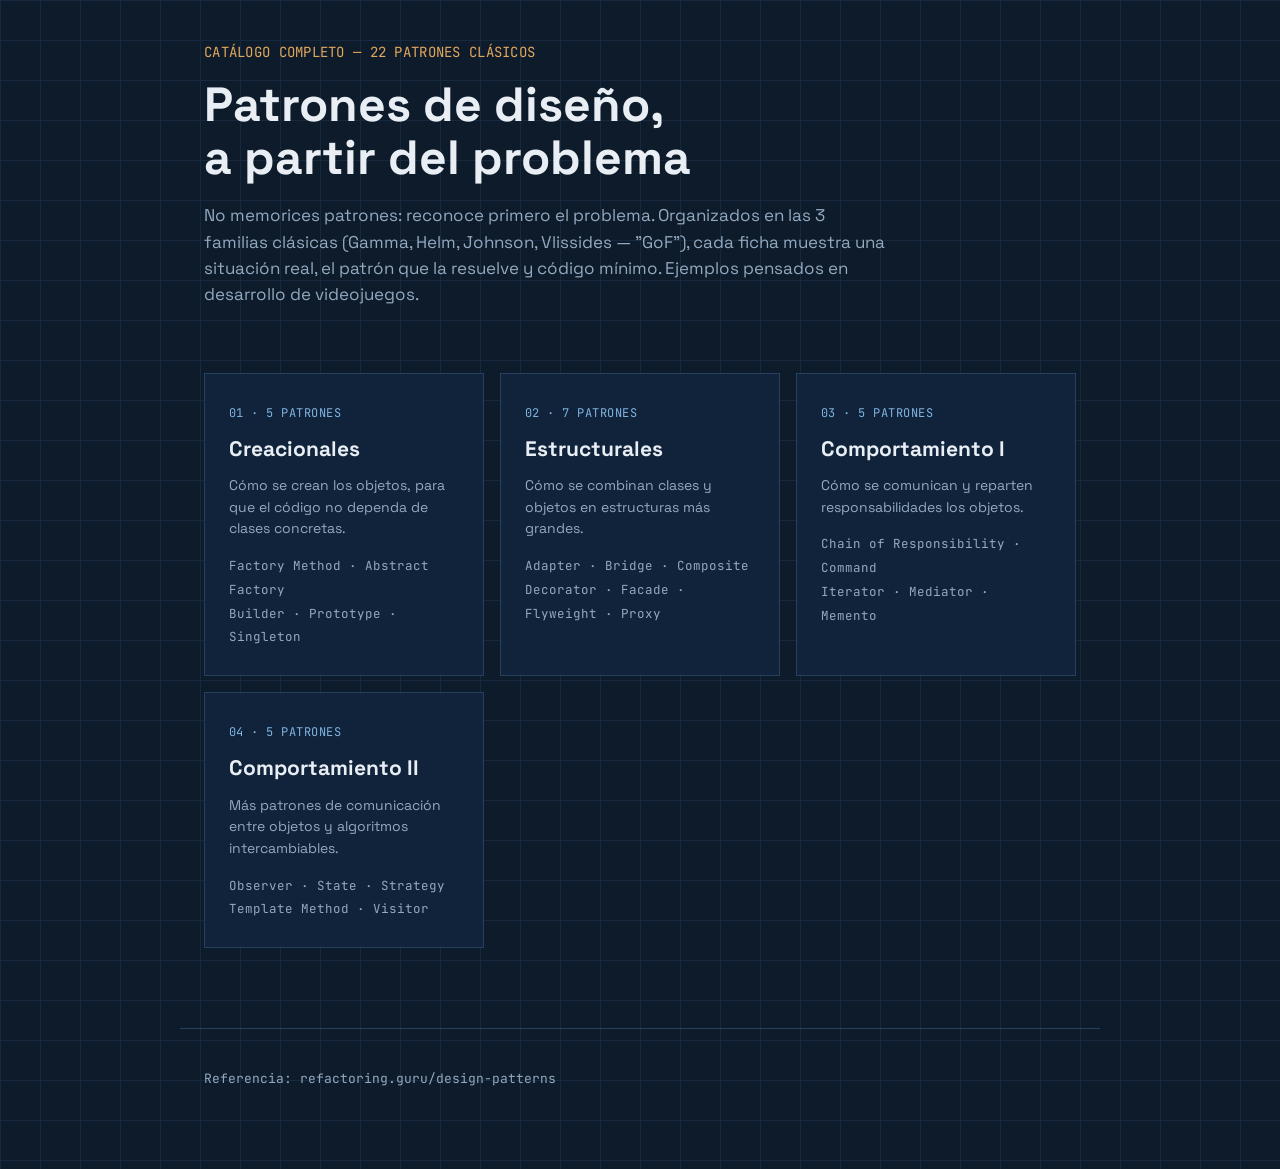
<file: index.html>
<!DOCTYPE html>
<html lang="es">
<head>
<meta charset="UTF-8">
<meta name="viewport" content="width=device-width, initial-scale=1.0">
<title>Patrones de diseño — Catálogo completo (22)</title>
<link rel="preconnect" href="https://fonts.googleapis.com">
<link href="https://fonts.googleapis.com/css2?family=Space+Grotesk:wght@400;500;600;700&family=JetBrains+Mono:wght@400;500;600&display=swap" rel="stylesheet">
<link rel="stylesheet" href="patrones-styles.css">
</head>
<body>

<header>
  <span class="kicker">CATÁLOGO COMPLETO — 22 PATRONES CLÁSICOS</span>
  <h1>Patrones de diseño, a partir del problema</h1>
  <p>No memorices patrones: reconoce primero el problema. Organizados en las 3 familias clásicas (Gamma, Helm, Johnson, Vlissides — "GoF"), cada ficha muestra una situación real, el patrón que la resuelve y código mínimo. Ejemplos pensados en desarrollo de videojuegos.</p>
</header>

<div class="category-grid">
  <a class="category-card" href="patrones-creacionales.html">
    <span class="cat-count">01 · 5 PATRONES</span>
    <h3>Creacionales</h3>
    <p>Cómo se crean los objetos, para que el código no dependa de clases concretas.</p>
    <div class="cat-list">Factory Method · Abstract Factory<br>Builder · Prototype · Singleton</div>
  </a>

  <a class="category-card" href="patrones-estructurales.html">
    <span class="cat-count">02 · 7 PATRONES</span>
    <h3>Estructurales</h3>
    <p>Cómo se combinan clases y objetos en estructuras más grandes.</p>
    <div class="cat-list">Adapter · Bridge · Composite<br>Decorator · Facade · Flyweight · Proxy</div>
  </a>

  <a class="category-card" href="patrones-comportamiento-1.html">
    <span class="cat-count">03 · 5 PATRONES</span>
    <h3>Comportamiento I</h3>
    <p>Cómo se comunican y reparten responsabilidades los objetos.</p>
    <div class="cat-list">Chain of Responsibility · Command<br>Iterator · Mediator · Memento</div>
  </a>

  <a class="category-card" href="patrones-comportamiento-2.html">
    <span class="cat-count">04 · 5 PATRONES</span>
    <h3>Comportamiento II</h3>
    <p>Más patrones de comunicación entre objetos y algoritmos intercambiables.</p>
    <div class="cat-list">Observer · State · Strategy<br>Template Method · Visitor</div>
  </a>
</div>

<footer>
  Referencia: refactoring.guru/design-patterns
</footer>

</body>
</html>
</file>
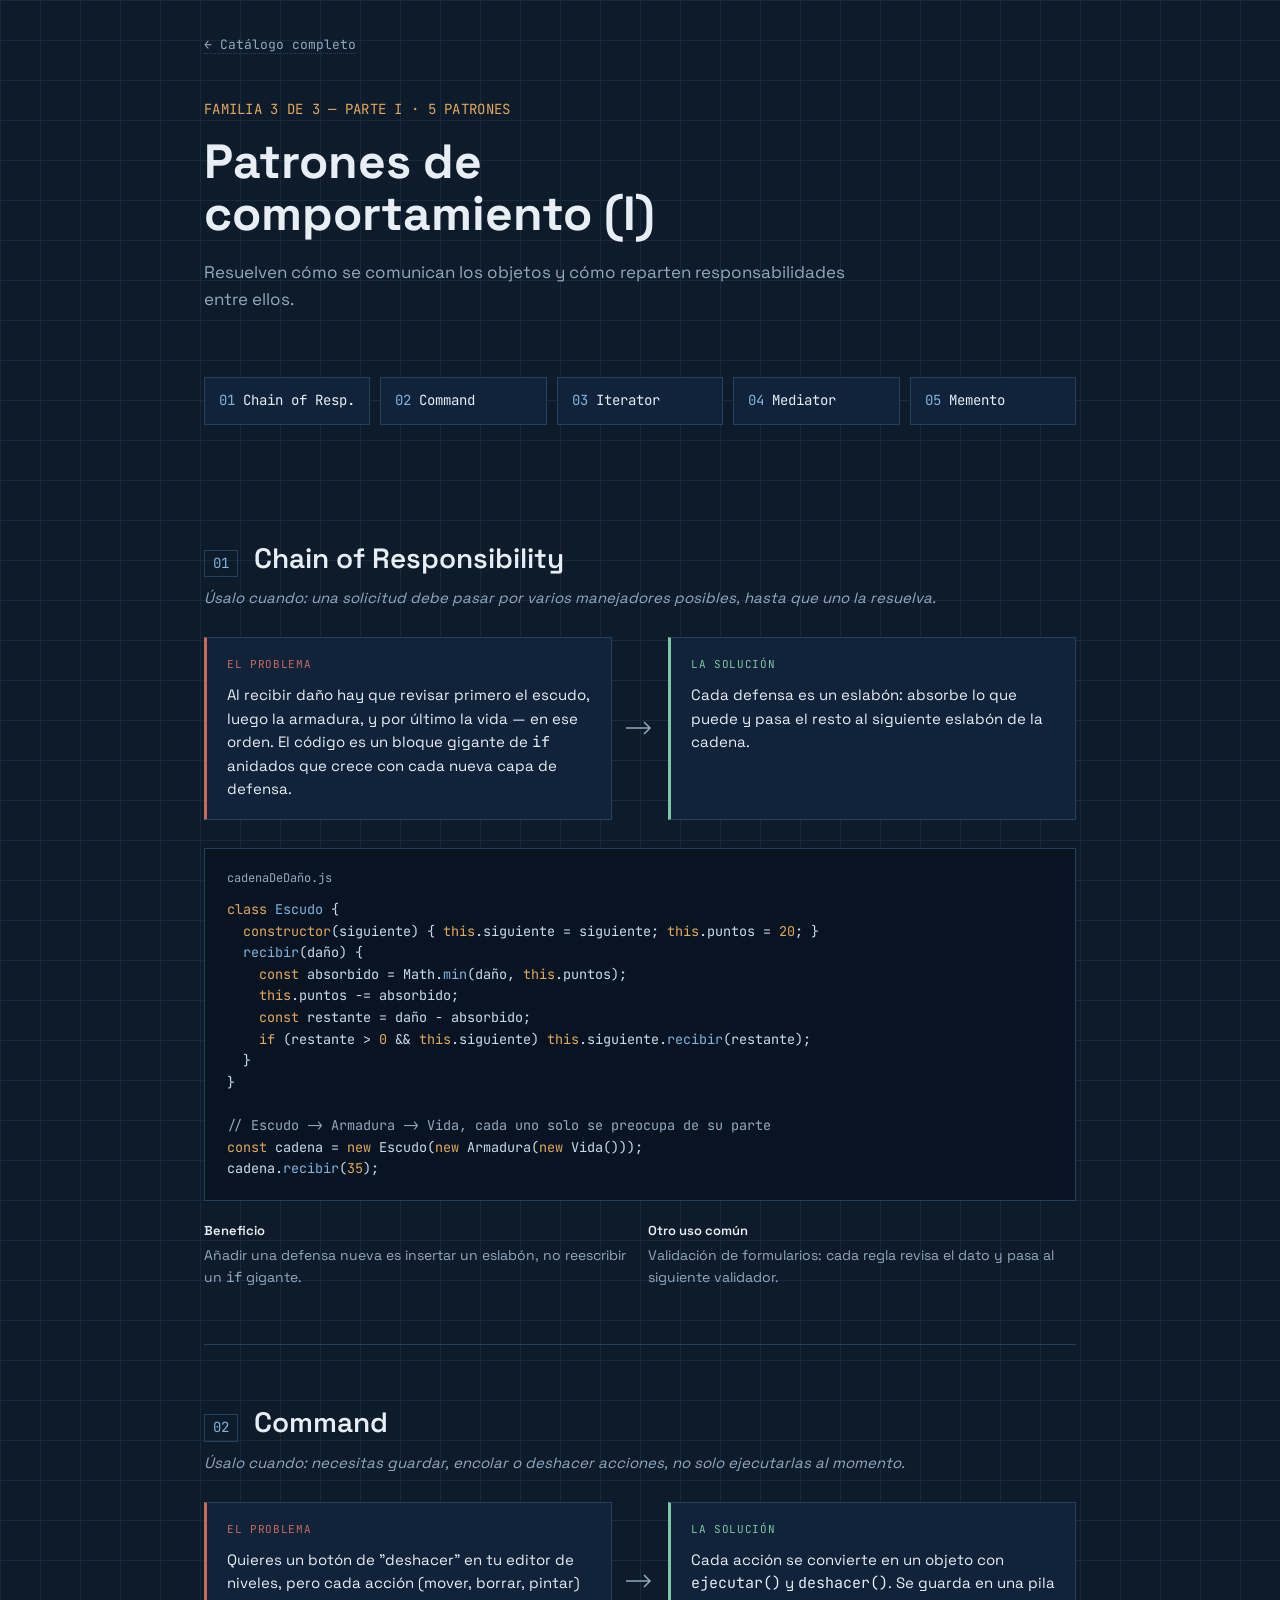
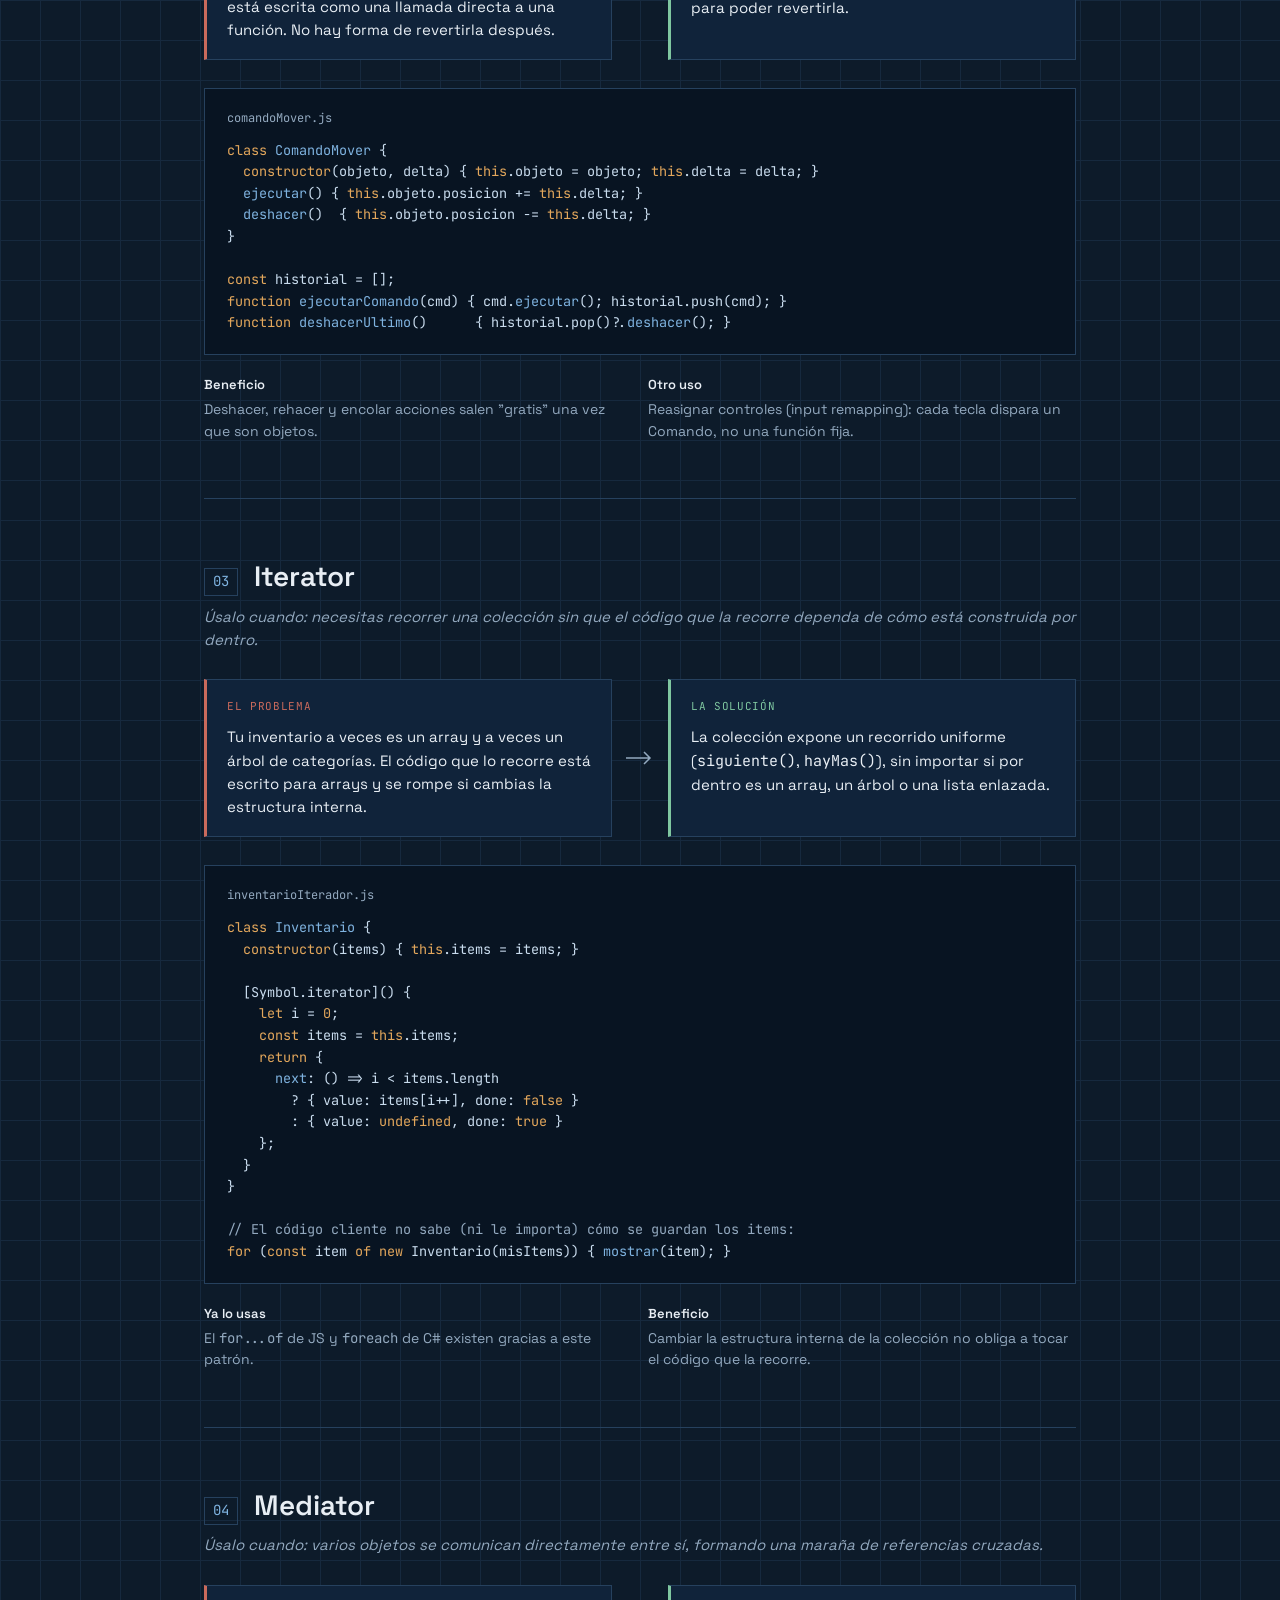
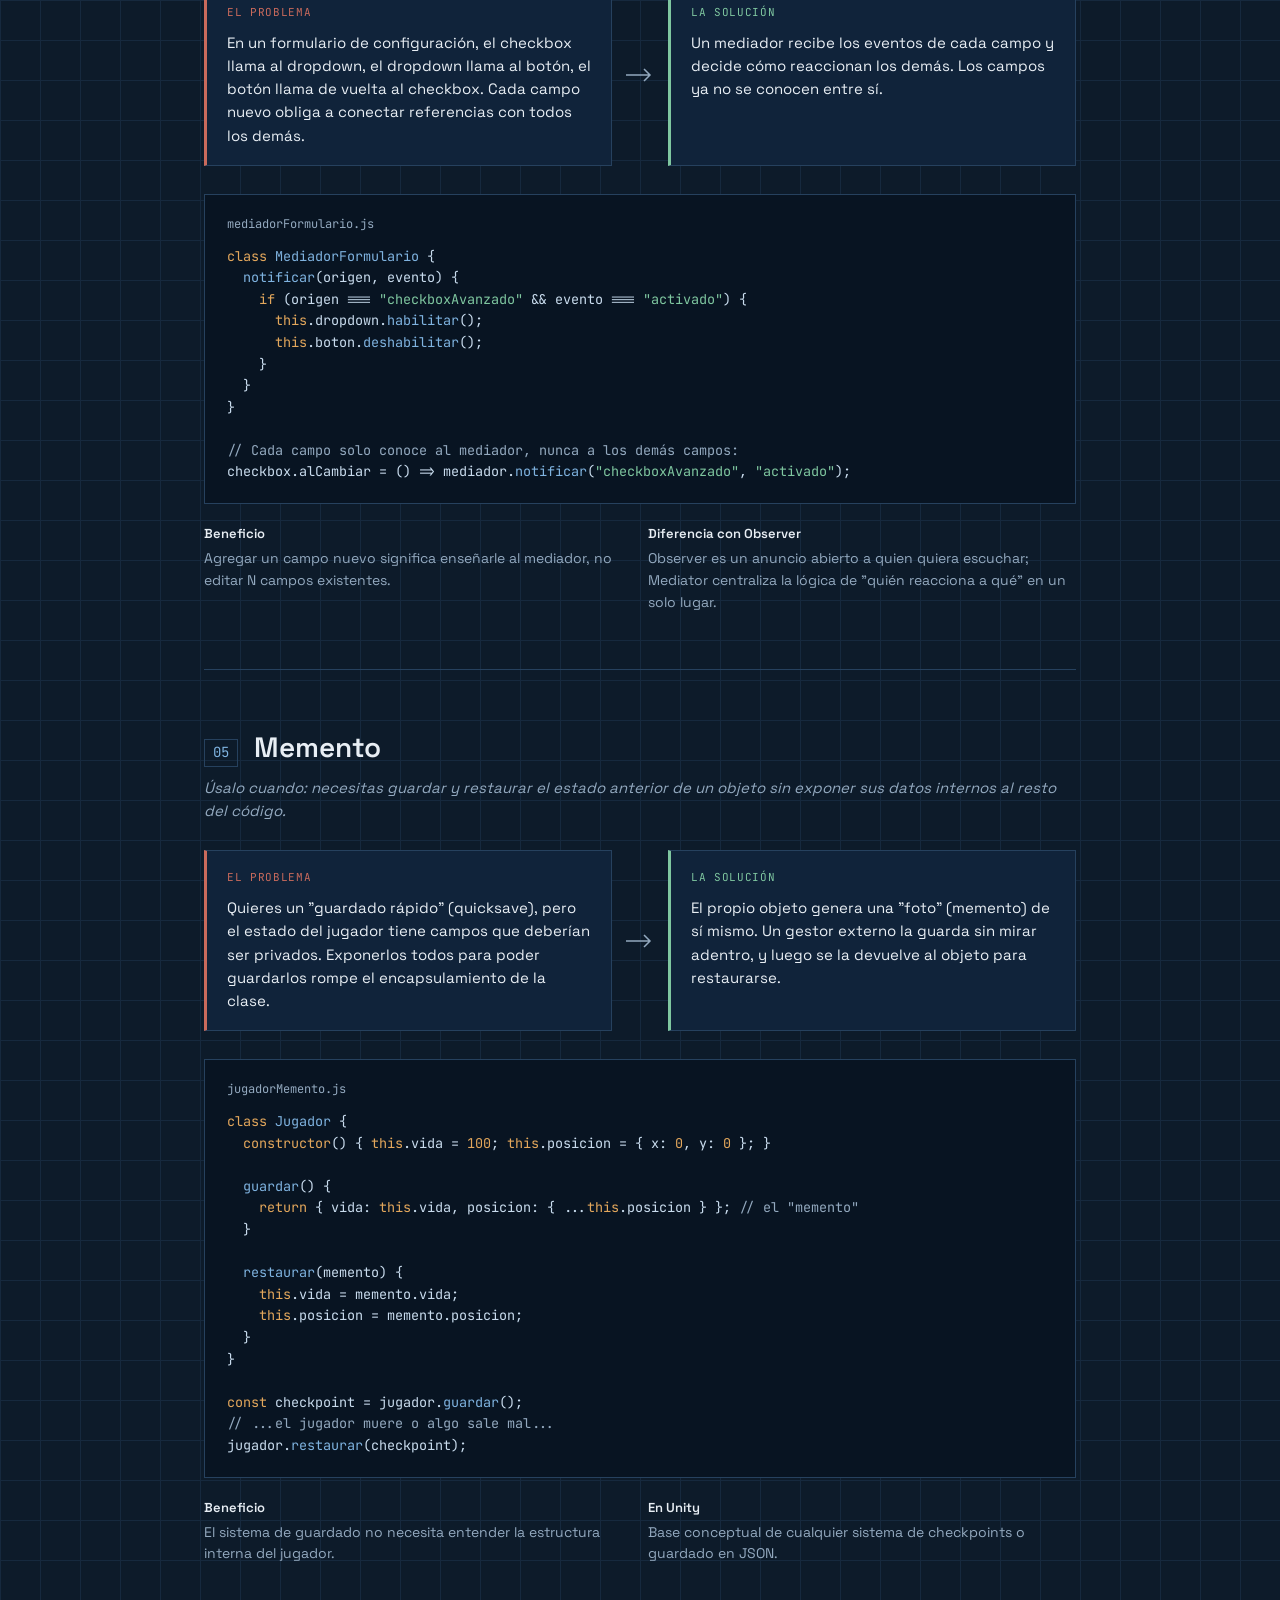
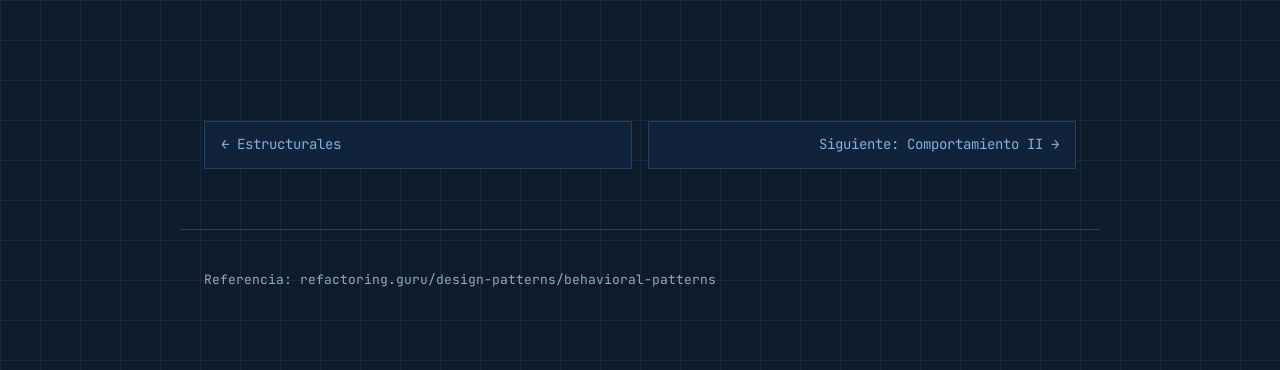
<file: patrones-comportamiento-1.html>
<!DOCTYPE html>
<html lang="es">
<head>
<meta charset="UTF-8">
<meta name="viewport" content="width=device-width, initial-scale=1.0">
<title>Patrones de comportamiento I</title>
<link rel="preconnect" href="https://fonts.googleapis.com">
<link href="https://fonts.googleapis.com/css2?family=Space+Grotesk:wght@400;500;600;700&family=JetBrains+Mono:wght@400;500;600&display=swap" rel="stylesheet">
<link rel="stylesheet" href="patrones-styles.css">
</head>
<body>

<div class="crumb"><a href="patrones-index.html">← Catálogo completo</a></div>

<header>
  <span class="kicker">FAMILIA 3 DE 3 — PARTE I · 5 PATRONES</span>
  <h1>Patrones de comportamiento (I)</h1>
  <p>Resuelven cómo se comunican los objetos y cómo reparten responsabilidades entre ellos.</p>
</header>

<nav class="toc">
  <a href="#chain"><span class="num">01</span>Chain of Resp.</a>
  <a href="#command"><span class="num">02</span>Command</a>
  <a href="#iterator"><span class="num">03</span>Iterator</a>
  <a href="#mediator"><span class="num">04</span>Mediator</a>
  <a href="#memento"><span class="num">05</span>Memento</a>
</nav>

<main>

  <section class="pattern" id="chain">
    <div class="pattern-head">
      <span class="pattern-index">01</span>
      <h2>Chain of Responsibility</h2>
    </div>
    <p class="use-when">Úsalo cuando: una solicitud debe pasar por varios manejadores posibles, hasta que uno la resuelva.</p>

    <div class="flow">
      <div class="flow-box problem">
        <span class="flow-label">El problema</span>
        <p>Al recibir daño hay que revisar primero el escudo, luego la armadura, y por último la vida — en ese orden. El código es un bloque gigante de <code>if</code> anidados que crece con cada nueva capa de defensa.</p>
      </div>
      <div class="flow-arrow"><svg viewBox="0 0 28 14"><path d="M0 7 H24 M18 1 L24 7 L18 13" stroke="currentColor" stroke-width="1.5" fill="none"/></svg></div>
      <div class="flow-box solution">
        <span class="flow-label">La solución</span>
        <p>Cada defensa es un eslabón: absorbe lo que puede y pasa el resto al siguiente eslabón de la cadena.</p>
      </div>
    </div>

    <div class="code-block">
      <span class="file">cadenaDeDaño.js</span>
      <pre><span class="tok-kw">class</span> <span class="tok-fn">Escudo</span> {
  <span class="tok-kw">constructor</span>(siguiente) { <span class="tok-kw">this</span>.siguiente = siguiente; <span class="tok-kw">this</span>.puntos = <span class="tok-kw">20</span>; }
  <span class="tok-fn">recibir</span>(daño) {
    <span class="tok-kw">const</span> absorbido = Math.<span class="tok-fn">min</span>(daño, <span class="tok-kw">this</span>.puntos);
    <span class="tok-kw">this</span>.puntos -= absorbido;
    <span class="tok-kw">const</span> restante = daño - absorbido;
    <span class="tok-kw">if</span> (restante > <span class="tok-kw">0</span> && <span class="tok-kw">this</span>.siguiente) <span class="tok-kw">this</span>.siguiente.<span class="tok-fn">recibir</span>(restante);
  }
}

<span class="tok-com">// Escudo -> Armadura -> Vida, cada uno solo se preocupa de su parte</span>
<span class="tok-kw">const</span> cadena = <span class="tok-kw">new</span> Escudo(<span class="tok-kw">new</span> Armadura(<span class="tok-kw">new</span> Vida()));
cadena.<span class="tok-fn">recibir</span>(<span class="tok-kw">35</span>);</pre>
    </div>

    <div class="notes">
      <div><strong>Beneficio</strong>Añadir una defensa nueva es insertar un eslabón, no reescribir un <code>if</code> gigante.</div>
      <div><strong>Otro uso común</strong>Validación de formularios: cada regla revisa el dato y pasa al siguiente validador.</div>
    </div>
  </section>

  <section class="pattern" id="command">
    <div class="pattern-head">
      <span class="pattern-index">02</span>
      <h2>Command</h2>
    </div>
    <p class="use-when">Úsalo cuando: necesitas guardar, encolar o deshacer acciones, no solo ejecutarlas al momento.</p>

    <div class="flow">
      <div class="flow-box problem">
        <span class="flow-label">El problema</span>
        <p>Quieres un botón de "deshacer" en tu editor de niveles, pero cada acción (mover, borrar, pintar) está escrita como una llamada directa a una función. No hay forma de revertirla después.</p>
      </div>
      <div class="flow-arrow"><svg viewBox="0 0 28 14"><path d="M0 7 H24 M18 1 L24 7 L18 13" stroke="currentColor" stroke-width="1.5" fill="none"/></svg></div>
      <div class="flow-box solution">
        <span class="flow-label">La solución</span>
        <p>Cada acción se convierte en un objeto con <code>ejecutar()</code> y <code>deshacer()</code>. Se guarda en una pila para poder revertirla.</p>
      </div>
    </div>

    <div class="code-block">
      <span class="file">comandoMover.js</span>
      <pre><span class="tok-kw">class</span> <span class="tok-fn">ComandoMover</span> {
  <span class="tok-kw">constructor</span>(objeto, delta) { <span class="tok-kw">this</span>.objeto = objeto; <span class="tok-kw">this</span>.delta = delta; }
  <span class="tok-fn">ejecutar</span>() { <span class="tok-kw">this</span>.objeto.posicion += <span class="tok-kw">this</span>.delta; }
  <span class="tok-fn">deshacer</span>()  { <span class="tok-kw">this</span>.objeto.posicion -= <span class="tok-kw">this</span>.delta; }
}

<span class="tok-kw">const</span> historial = [];
<span class="tok-kw">function</span> <span class="tok-fn">ejecutarComando</span>(cmd) { cmd.<span class="tok-fn">ejecutar</span>(); historial.push(cmd); }
<span class="tok-kw">function</span> <span class="tok-fn">deshacerUltimo</span>()      { historial.pop()?.<span class="tok-fn">deshacer</span>(); }</pre>
    </div>

    <div class="notes">
      <div><strong>Beneficio</strong>Deshacer, rehacer y encolar acciones salen "gratis" una vez que son objetos.</div>
      <div><strong>Otro uso</strong>Reasignar controles (input remapping): cada tecla dispara un Comando, no una función fija.</div>
    </div>
  </section>

  <section class="pattern" id="iterator">
    <div class="pattern-head">
      <span class="pattern-index">03</span>
      <h2>Iterator</h2>
    </div>
    <p class="use-when">Úsalo cuando: necesitas recorrer una colección sin que el código que la recorre dependa de cómo está construida por dentro.</p>

    <div class="flow">
      <div class="flow-box problem">
        <span class="flow-label">El problema</span>
        <p>Tu inventario a veces es un array y a veces un árbol de categorías. El código que lo recorre está escrito para arrays y se rompe si cambias la estructura interna.</p>
      </div>
      <div class="flow-arrow"><svg viewBox="0 0 28 14"><path d="M0 7 H24 M18 1 L24 7 L18 13" stroke="currentColor" stroke-width="1.5" fill="none"/></svg></div>
      <div class="flow-box solution">
        <span class="flow-label">La solución</span>
        <p>La colección expone un recorrido uniforme (<code>siguiente()</code>, <code>hayMas()</code>), sin importar si por dentro es un array, un árbol o una lista enlazada.</p>
      </div>
    </div>

    <div class="code-block">
      <span class="file">inventarioIterador.js</span>
      <pre><span class="tok-kw">class</span> <span class="tok-fn">Inventario</span> {
  <span class="tok-kw">constructor</span>(items) { <span class="tok-kw">this</span>.items = items; }

  [Symbol.iterator]() {
    <span class="tok-kw">let</span> i = <span class="tok-kw">0</span>;
    <span class="tok-kw">const</span> items = <span class="tok-kw">this</span>.items;
    <span class="tok-kw">return</span> {
      <span class="tok-fn">next</span>: () => i < items.length
        ? { value: items[i++], done: <span class="tok-kw">false</span> }
        : { value: <span class="tok-kw">undefined</span>, done: <span class="tok-kw">true</span> }
    };
  }
}

<span class="tok-com">// El código cliente no sabe (ni le importa) cómo se guardan los items:</span>
<span class="tok-kw">for</span> (<span class="tok-kw">const</span> item <span class="tok-kw">of new</span> Inventario(misItems)) { <span class="tok-fn">mostrar</span>(item); }</pre>
    </div>

    <div class="notes">
      <div><strong>Ya lo usas</strong>El <code>for...of</code> de JS y <code>foreach</code> de C# existen gracias a este patrón.</div>
      <div><strong>Beneficio</strong>Cambiar la estructura interna de la colección no obliga a tocar el código que la recorre.</div>
    </div>
  </section>

  <section class="pattern" id="mediator">
    <div class="pattern-head">
      <span class="pattern-index">04</span>
      <h2>Mediator</h2>
    </div>
    <p class="use-when">Úsalo cuando: varios objetos se comunican directamente entre sí, formando una maraña de referencias cruzadas.</p>

    <div class="flow">
      <div class="flow-box problem">
        <span class="flow-label">El problema</span>
        <p>En un formulario de configuración, el checkbox llama al dropdown, el dropdown llama al botón, el botón llama de vuelta al checkbox. Cada campo nuevo obliga a conectar referencias con todos los demás.</p>
      </div>
      <div class="flow-arrow"><svg viewBox="0 0 28 14"><path d="M0 7 H24 M18 1 L24 7 L18 13" stroke="currentColor" stroke-width="1.5" fill="none"/></svg></div>
      <div class="flow-box solution">
        <span class="flow-label">La solución</span>
        <p>Un mediador recibe los eventos de cada campo y decide cómo reaccionan los demás. Los campos ya no se conocen entre sí.</p>
      </div>
    </div>

    <div class="code-block">
      <span class="file">mediadorFormulario.js</span>
      <pre><span class="tok-kw">class</span> <span class="tok-fn">MediadorFormulario</span> {
  <span class="tok-fn">notificar</span>(origen, evento) {
    <span class="tok-kw">if</span> (origen === <span class="tok-str">"checkboxAvanzado"</span> && evento === <span class="tok-str">"activado"</span>) {
      <span class="tok-kw">this</span>.dropdown.<span class="tok-fn">habilitar</span>();
      <span class="tok-kw">this</span>.boton.<span class="tok-fn">deshabilitar</span>();
    }
  }
}

<span class="tok-com">// Cada campo solo conoce al mediador, nunca a los demás campos:</span>
checkbox.alCambiar = () => mediador.<span class="tok-fn">notificar</span>(<span class="tok-str">"checkboxAvanzado"</span>, <span class="tok-str">"activado"</span>);</pre>
    </div>

    <div class="notes">
      <div><strong>Beneficio</strong>Agregar un campo nuevo significa enseñarle al mediador, no editar N campos existentes.</div>
      <div><strong>Diferencia con Observer</strong>Observer es un anuncio abierto a quien quiera escuchar; Mediator centraliza la lógica de "quién reacciona a qué" en un solo lugar.</div>
    </div>
  </section>

  <section class="pattern" id="memento">
    <div class="pattern-head">
      <span class="pattern-index">05</span>
      <h2>Memento</h2>
    </div>
    <p class="use-when">Úsalo cuando: necesitas guardar y restaurar el estado anterior de un objeto sin exponer sus datos internos al resto del código.</p>

    <div class="flow">
      <div class="flow-box problem">
        <span class="flow-label">El problema</span>
        <p>Quieres un "guardado rápido" (quicksave), pero el estado del jugador tiene campos que deberían ser privados. Exponerlos todos para poder guardarlos rompe el encapsulamiento de la clase.</p>
      </div>
      <div class="flow-arrow"><svg viewBox="0 0 28 14"><path d="M0 7 H24 M18 1 L24 7 L18 13" stroke="currentColor" stroke-width="1.5" fill="none"/></svg></div>
      <div class="flow-box solution">
        <span class="flow-label">La solución</span>
        <p>El propio objeto genera una "foto" (memento) de sí mismo. Un gestor externo la guarda sin mirar adentro, y luego se la devuelve al objeto para restaurarse.</p>
      </div>
    </div>

    <div class="code-block">
      <span class="file">jugadorMemento.js</span>
      <pre><span class="tok-kw">class</span> <span class="tok-fn">Jugador</span> {
  <span class="tok-kw">constructor</span>() { <span class="tok-kw">this</span>.vida = <span class="tok-kw">100</span>; <span class="tok-kw">this</span>.posicion = { x: <span class="tok-kw">0</span>, y: <span class="tok-kw">0</span> }; }

  <span class="tok-fn">guardar</span>() {
    <span class="tok-kw">return</span> { vida: <span class="tok-kw">this</span>.vida, posicion: { ...<span class="tok-kw">this</span>.posicion } }; <span class="tok-com">// el "memento"</span>
  }

  <span class="tok-fn">restaurar</span>(memento) {
    <span class="tok-kw">this</span>.vida = memento.vida;
    <span class="tok-kw">this</span>.posicion = memento.posicion;
  }
}

<span class="tok-kw">const</span> checkpoint = jugador.<span class="tok-fn">guardar</span>();
<span class="tok-com">// ...el jugador muere o algo sale mal...</span>
jugador.<span class="tok-fn">restaurar</span>(checkpoint);</pre>
    </div>

    <div class="notes">
      <div><strong>Beneficio</strong>El sistema de guardado no necesita entender la estructura interna del jugador.</div>
      <div><strong>En Unity</strong>Base conceptual de cualquier sistema de checkpoints o guardado en JSON.</div>
    </div>
  </section>

</main>

<div class="pager">
  <a href="patrones-estructurales.html">← Estructurales</a>
  <a class="next" href="patrones-comportamiento-2.html">Siguiente: Comportamiento II →</a>
</div>

<footer>
  Referencia: refactoring.guru/design-patterns/behavioral-patterns
</footer>

</body>
</html>
</file>
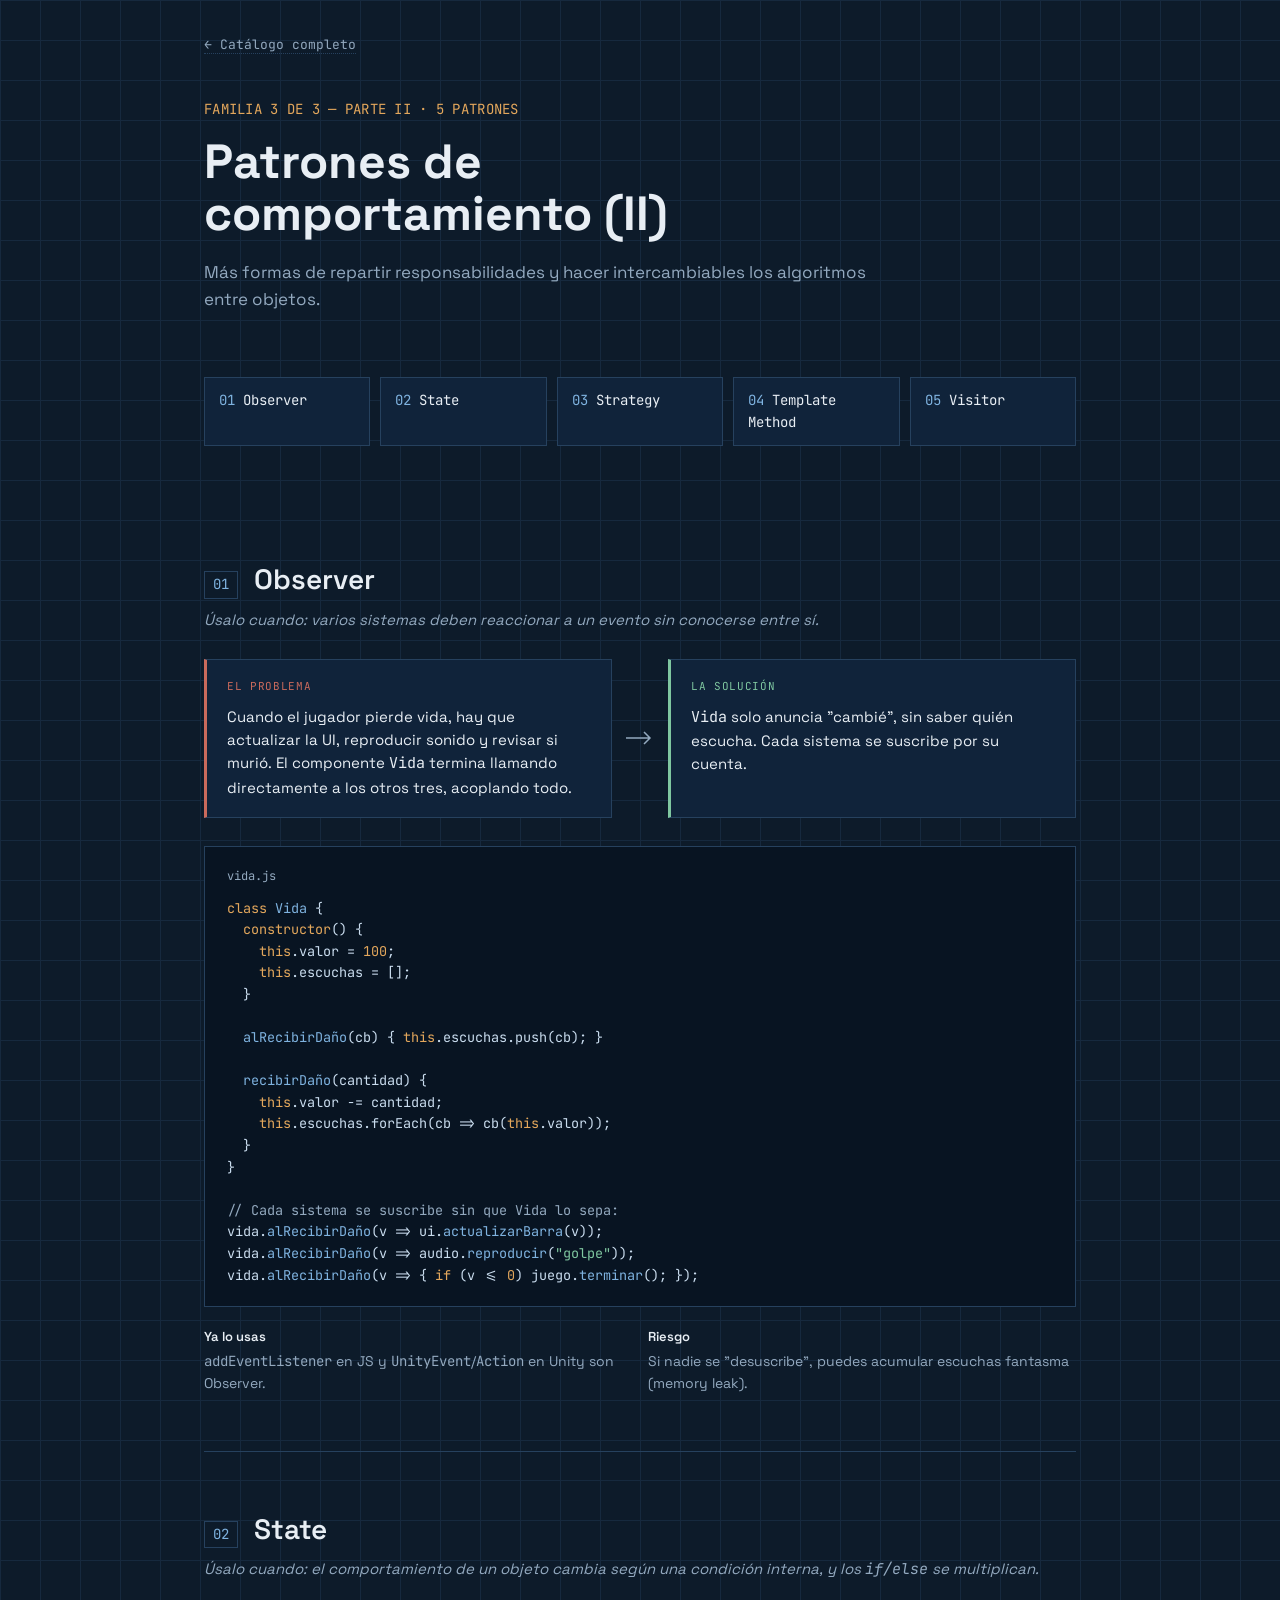
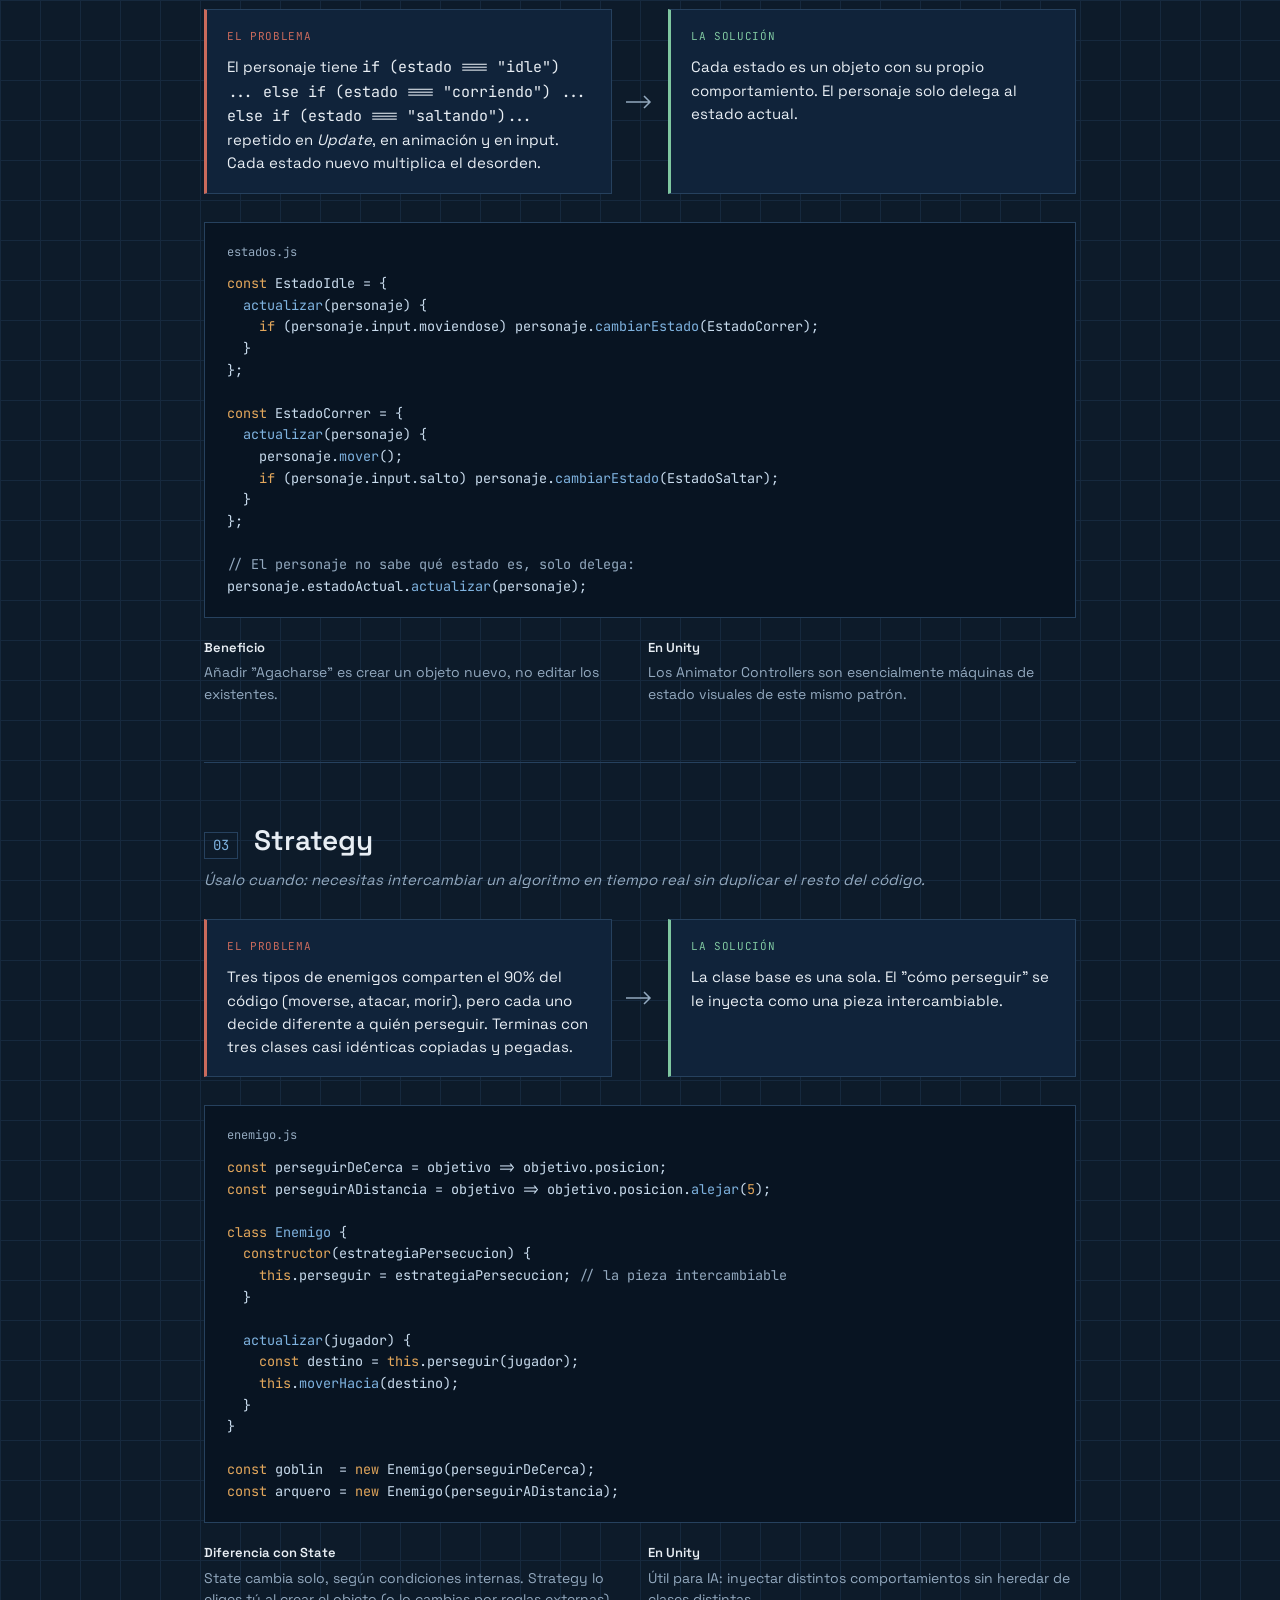
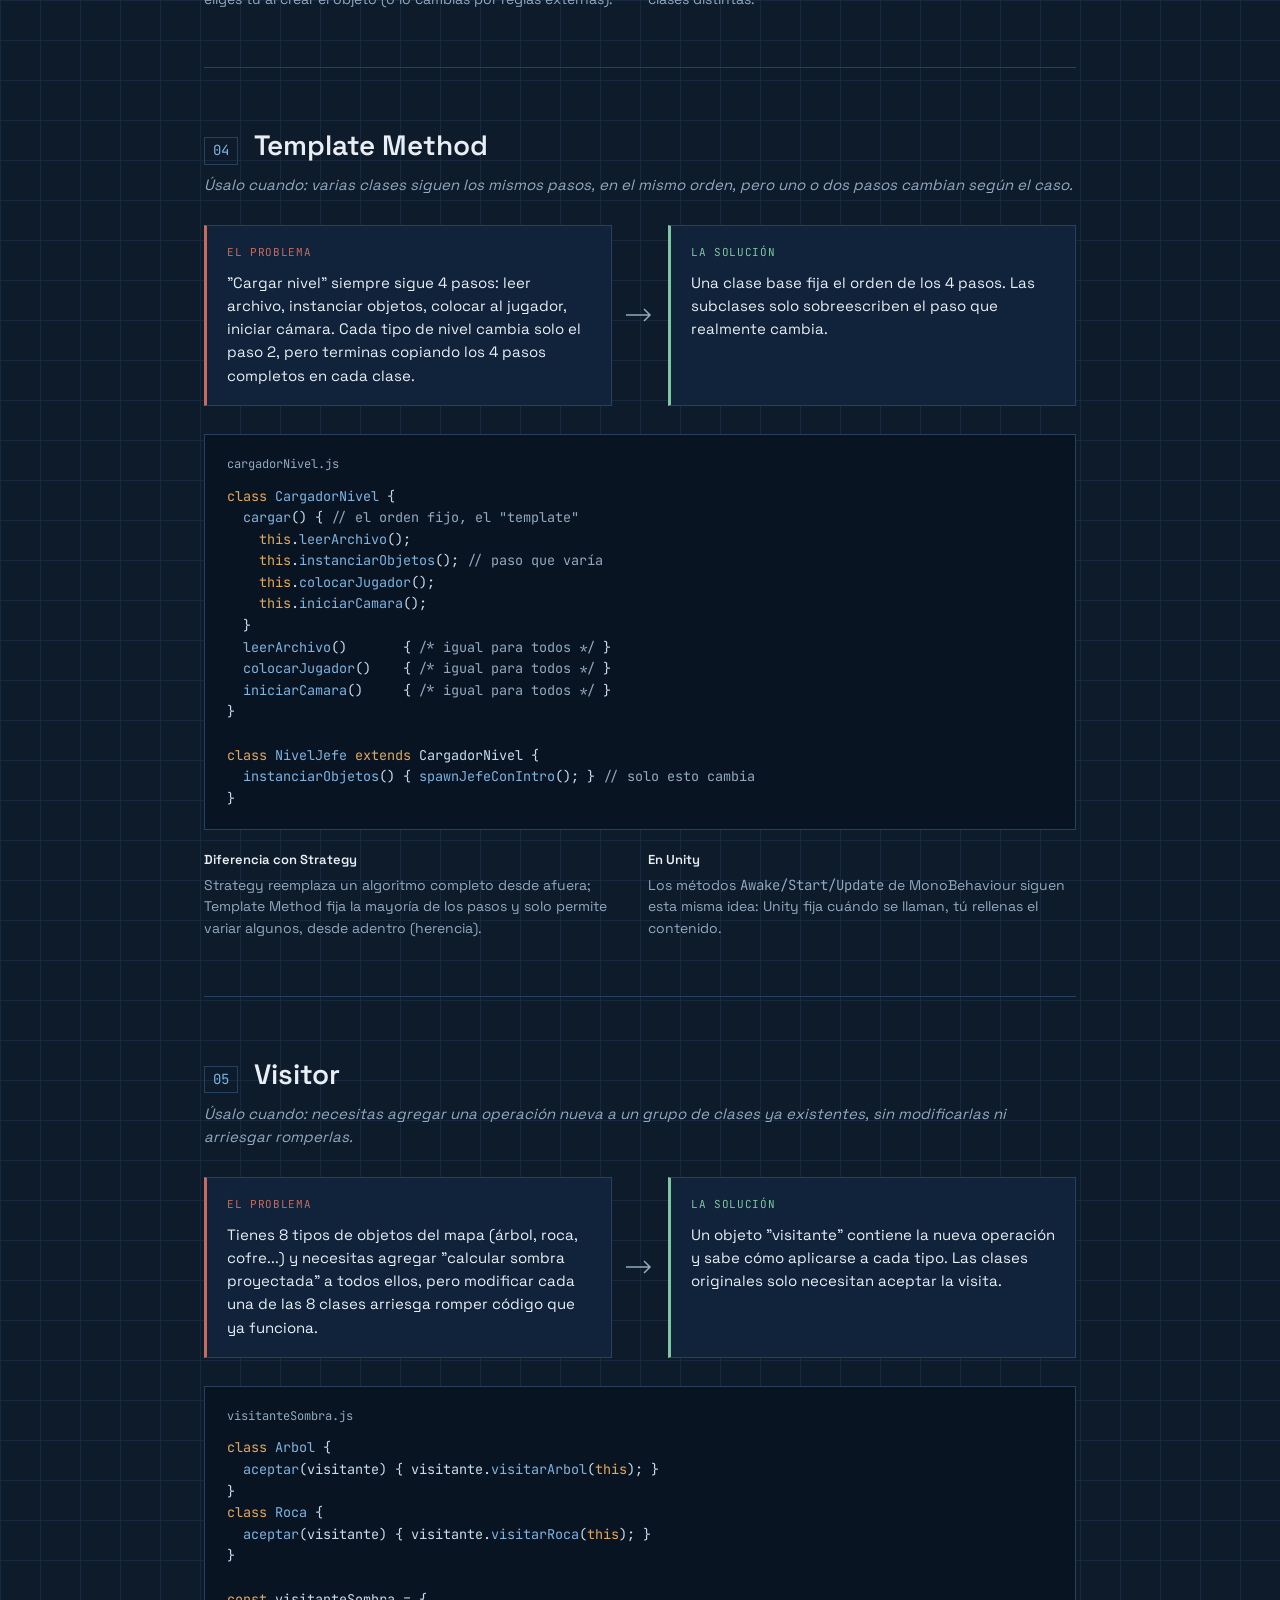
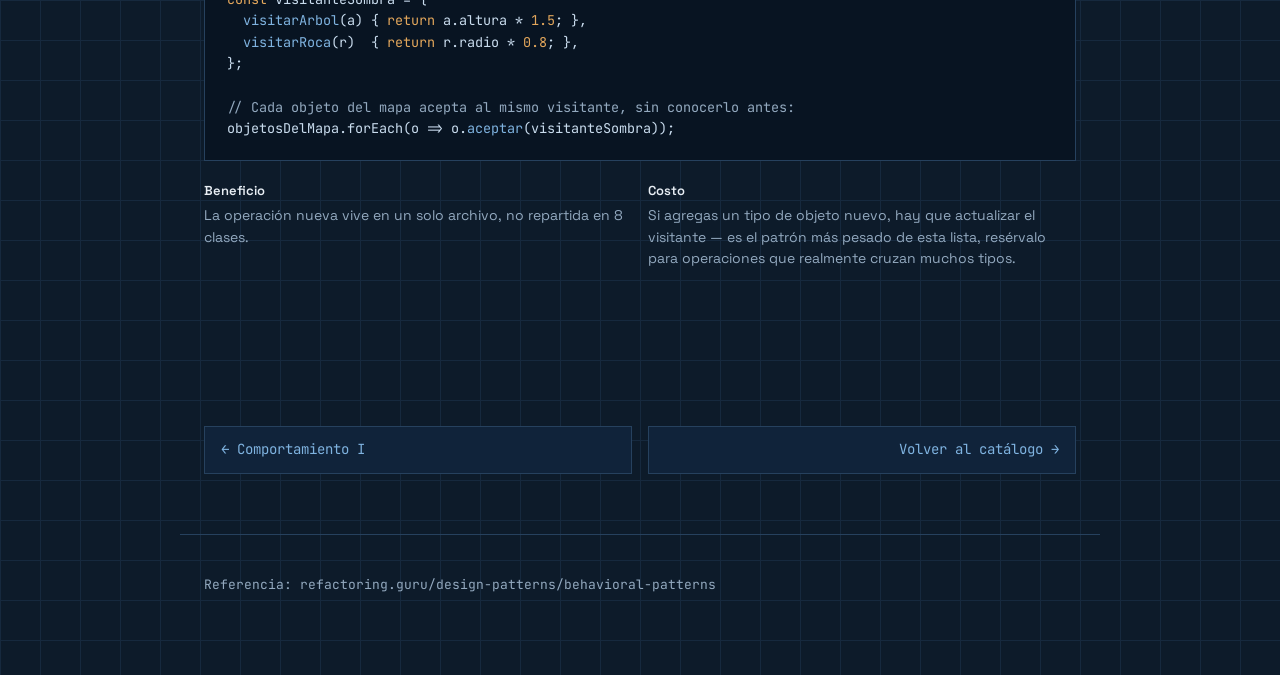
<file: patrones-comportamiento-2.html>
<!DOCTYPE html>
<html lang="es">
<head>
<meta charset="UTF-8">
<meta name="viewport" content="width=device-width, initial-scale=1.0">
<title>Patrones de comportamiento II</title>
<link rel="preconnect" href="https://fonts.googleapis.com">
<link href="https://fonts.googleapis.com/css2?family=Space+Grotesk:wght@400;500;600;700&family=JetBrains+Mono:wght@400;500;600&display=swap" rel="stylesheet">
<link rel="stylesheet" href="patrones-styles.css">
</head>
<body>

<div class="crumb"><a href="patrones-index.html">← Catálogo completo</a></div>

<header>
  <span class="kicker">FAMILIA 3 DE 3 — PARTE II · 5 PATRONES</span>
  <h1>Patrones de comportamiento (II)</h1>
  <p>Más formas de repartir responsabilidades y hacer intercambiables los algoritmos entre objetos.</p>
</header>

<nav class="toc">
  <a href="#observer"><span class="num">01</span>Observer</a>
  <a href="#state"><span class="num">02</span>State</a>
  <a href="#strategy"><span class="num">03</span>Strategy</a>
  <a href="#template"><span class="num">04</span>Template Method</a>
  <a href="#visitor"><span class="num">05</span>Visitor</a>
</nav>

<main>

  <section class="pattern" id="observer">
    <div class="pattern-head">
      <span class="pattern-index">01</span>
      <h2>Observer</h2>
    </div>
    <p class="use-when">Úsalo cuando: varios sistemas deben reaccionar a un evento sin conocerse entre sí.</p>

    <div class="flow">
      <div class="flow-box problem">
        <span class="flow-label">El problema</span>
        <p>Cuando el jugador pierde vida, hay que actualizar la UI, reproducir sonido y revisar si murió. El componente <code>Vida</code> termina llamando directamente a los otros tres, acoplando todo.</p>
      </div>
      <div class="flow-arrow"><svg viewBox="0 0 28 14"><path d="M0 7 H24 M18 1 L24 7 L18 13" stroke="currentColor" stroke-width="1.5" fill="none"/></svg></div>
      <div class="flow-box solution">
        <span class="flow-label">La solución</span>
        <p><code>Vida</code> solo anuncia "cambié", sin saber quién escucha. Cada sistema se suscribe por su cuenta.</p>
      </div>
    </div>

    <div class="code-block">
      <span class="file">vida.js</span>
      <pre><span class="tok-kw">class</span> <span class="tok-fn">Vida</span> {
  <span class="tok-kw">constructor</span>() {
    <span class="tok-kw">this</span>.valor = <span class="tok-kw">100</span>;
    <span class="tok-kw">this</span>.escuchas = [];
  }

  <span class="tok-fn">alRecibirDaño</span>(cb) { <span class="tok-kw">this</span>.escuchas.push(cb); }

  <span class="tok-fn">recibirDaño</span>(cantidad) {
    <span class="tok-kw">this</span>.valor -= cantidad;
    <span class="tok-kw">this</span>.escuchas.forEach(cb => cb(<span class="tok-kw">this</span>.valor));
  }
}

<span class="tok-com">// Cada sistema se suscribe sin que Vida lo sepa:</span>
vida.<span class="tok-fn">alRecibirDaño</span>(v => ui.<span class="tok-fn">actualizarBarra</span>(v));
vida.<span class="tok-fn">alRecibirDaño</span>(v => audio.<span class="tok-fn">reproducir</span>(<span class="tok-str">"golpe"</span>));
vida.<span class="tok-fn">alRecibirDaño</span>(v => { <span class="tok-kw">if</span> (v <= <span class="tok-kw">0</span>) juego.<span class="tok-fn">terminar</span>(); });</pre>
    </div>

    <div class="notes">
      <div><strong>Ya lo usas</strong><code>addEventListener</code> en JS y <code>UnityEvent</code>/<code>Action</code> en Unity son Observer.</div>
      <div><strong>Riesgo</strong>Si nadie se "desuscribe", puedes acumular escuchas fantasma (memory leak).</div>
    </div>
  </section>

  <section class="pattern" id="state">
    <div class="pattern-head">
      <span class="pattern-index">02</span>
      <h2>State</h2>
    </div>
    <p class="use-when">Úsalo cuando: el comportamiento de un objeto cambia según una condición interna, y los <code>if/else</code> se multiplican.</p>

    <div class="flow">
      <div class="flow-box problem">
        <span class="flow-label">El problema</span>
        <p>El personaje tiene <code>if (estado === "idle") ... else if (estado === "corriendo") ... else if (estado === "saltando")...</code> repetido en <em>Update</em>, en animación y en input. Cada estado nuevo multiplica el desorden.</p>
      </div>
      <div class="flow-arrow"><svg viewBox="0 0 28 14"><path d="M0 7 H24 M18 1 L24 7 L18 13" stroke="currentColor" stroke-width="1.5" fill="none"/></svg></div>
      <div class="flow-box solution">
        <span class="flow-label">La solución</span>
        <p>Cada estado es un objeto con su propio comportamiento. El personaje solo delega al estado actual.</p>
      </div>
    </div>

    <div class="code-block">
      <span class="file">estados.js</span>
      <pre><span class="tok-kw">const</span> EstadoIdle = {
  <span class="tok-fn">actualizar</span>(personaje) {
    <span class="tok-kw">if</span> (personaje.input.moviendose) personaje.<span class="tok-fn">cambiarEstado</span>(EstadoCorrer);
  }
};

<span class="tok-kw">const</span> EstadoCorrer = {
  <span class="tok-fn">actualizar</span>(personaje) {
    personaje.<span class="tok-fn">mover</span>();
    <span class="tok-kw">if</span> (personaje.input.salto) personaje.<span class="tok-fn">cambiarEstado</span>(EstadoSaltar);
  }
};

<span class="tok-com">// El personaje no sabe qué estado es, solo delega:</span>
personaje.estadoActual.<span class="tok-fn">actualizar</span>(personaje);</pre>
    </div>

    <div class="notes">
      <div><strong>Beneficio</strong>Añadir "Agacharse" es crear un objeto nuevo, no editar los existentes.</div>
      <div><strong>En Unity</strong>Los Animator Controllers son esencialmente máquinas de estado visuales de este mismo patrón.</div>
    </div>
  </section>

  <section class="pattern" id="strategy">
    <div class="pattern-head">
      <span class="pattern-index">03</span>
      <h2>Strategy</h2>
    </div>
    <p class="use-when">Úsalo cuando: necesitas intercambiar un algoritmo en tiempo real sin duplicar el resto del código.</p>

    <div class="flow">
      <div class="flow-box problem">
        <span class="flow-label">El problema</span>
        <p>Tres tipos de enemigos comparten el 90% del código (moverse, atacar, morir), pero cada uno decide diferente a quién perseguir. Terminas con tres clases casi idénticas copiadas y pegadas.</p>
      </div>
      <div class="flow-arrow"><svg viewBox="0 0 28 14"><path d="M0 7 H24 M18 1 L24 7 L18 13" stroke="currentColor" stroke-width="1.5" fill="none"/></svg></div>
      <div class="flow-box solution">
        <span class="flow-label">La solución</span>
        <p>La clase base es una sola. El "cómo perseguir" se le inyecta como una pieza intercambiable.</p>
      </div>
    </div>

    <div class="code-block">
      <span class="file">enemigo.js</span>
      <pre><span class="tok-kw">const</span> perseguirDeCerca = objetivo => objetivo.posicion;
<span class="tok-kw">const</span> perseguirADistancia = objetivo => objetivo.posicion.<span class="tok-fn">alejar</span>(<span class="tok-kw">5</span>);

<span class="tok-kw">class</span> <span class="tok-fn">Enemigo</span> {
  <span class="tok-kw">constructor</span>(estrategiaPersecucion) {
    <span class="tok-kw">this</span>.perseguir = estrategiaPersecucion; <span class="tok-com">// la pieza intercambiable</span>
  }

  <span class="tok-fn">actualizar</span>(jugador) {
    <span class="tok-kw">const</span> destino = <span class="tok-kw">this</span>.perseguir(jugador);
    <span class="tok-kw">this</span>.<span class="tok-fn">moverHacia</span>(destino);
  }
}

<span class="tok-kw">const</span> goblin  = <span class="tok-kw">new</span> Enemigo(perseguirDeCerca);
<span class="tok-kw">const</span> arquero = <span class="tok-kw">new</span> Enemigo(perseguirADistancia);</pre>
    </div>

    <div class="notes">
      <div><strong>Diferencia con State</strong>State cambia solo, según condiciones internas. Strategy lo eliges tú al crear el objeto (o lo cambias por reglas externas).</div>
      <div><strong>En Unity</strong>Útil para IA: inyectar distintos comportamientos sin heredar de clases distintas.</div>
    </div>
  </section>

  <section class="pattern" id="template">
    <div class="pattern-head">
      <span class="pattern-index">04</span>
      <h2>Template Method</h2>
    </div>
    <p class="use-when">Úsalo cuando: varias clases siguen los mismos pasos, en el mismo orden, pero uno o dos pasos cambian según el caso.</p>

    <div class="flow">
      <div class="flow-box problem">
        <span class="flow-label">El problema</span>
        <p>"Cargar nivel" siempre sigue 4 pasos: leer archivo, instanciar objetos, colocar al jugador, iniciar cámara. Cada tipo de nivel cambia solo el paso 2, pero terminas copiando los 4 pasos completos en cada clase.</p>
      </div>
      <div class="flow-arrow"><svg viewBox="0 0 28 14"><path d="M0 7 H24 M18 1 L24 7 L18 13" stroke="currentColor" stroke-width="1.5" fill="none"/></svg></div>
      <div class="flow-box solution">
        <span class="flow-label">La solución</span>
        <p>Una clase base fija el orden de los 4 pasos. Las subclases solo sobreescriben el paso que realmente cambia.</p>
      </div>
    </div>

    <div class="code-block">
      <span class="file">cargadorNivel.js</span>
      <pre><span class="tok-kw">class</span> <span class="tok-fn">CargadorNivel</span> {
  <span class="tok-fn">cargar</span>() { <span class="tok-com">// el orden fijo, el "template"</span>
    <span class="tok-kw">this</span>.<span class="tok-fn">leerArchivo</span>();
    <span class="tok-kw">this</span>.<span class="tok-fn">instanciarObjetos</span>(); <span class="tok-com">// paso que varía</span>
    <span class="tok-kw">this</span>.<span class="tok-fn">colocarJugador</span>();
    <span class="tok-kw">this</span>.<span class="tok-fn">iniciarCamara</span>();
  }
  <span class="tok-fn">leerArchivo</span>()       { <span class="tok-com">/* igual para todos */</span> }
  <span class="tok-fn">colocarJugador</span>()    { <span class="tok-com">/* igual para todos */</span> }
  <span class="tok-fn">iniciarCamara</span>()     { <span class="tok-com">/* igual para todos */</span> }
}

<span class="tok-kw">class</span> <span class="tok-fn">NivelJefe</span> <span class="tok-kw">extends</span> CargadorNivel {
  <span class="tok-fn">instanciarObjetos</span>() { <span class="tok-fn">spawnJefeConIntro</span>(); } <span class="tok-com">// solo esto cambia</span>
}</pre>
    </div>

    <div class="notes">
      <div><strong>Diferencia con Strategy</strong>Strategy reemplaza un algoritmo completo desde afuera; Template Method fija la mayoría de los pasos y solo permite variar algunos, desde adentro (herencia).</div>
      <div><strong>En Unity</strong>Los métodos <code>Awake/Start/Update</code> de MonoBehaviour siguen esta misma idea: Unity fija cuándo se llaman, tú rellenas el contenido.</div>
    </div>
  </section>

  <section class="pattern" id="visitor">
    <div class="pattern-head">
      <span class="pattern-index">05</span>
      <h2>Visitor</h2>
    </div>
    <p class="use-when">Úsalo cuando: necesitas agregar una operación nueva a un grupo de clases ya existentes, sin modificarlas ni arriesgar romperlas.</p>

    <div class="flow">
      <div class="flow-box problem">
        <span class="flow-label">El problema</span>
        <p>Tienes 8 tipos de objetos del mapa (árbol, roca, cofre...) y necesitas agregar "calcular sombra proyectada" a todos ellos, pero modificar cada una de las 8 clases arriesga romper código que ya funciona.</p>
      </div>
      <div class="flow-arrow"><svg viewBox="0 0 28 14"><path d="M0 7 H24 M18 1 L24 7 L18 13" stroke="currentColor" stroke-width="1.5" fill="none"/></svg></div>
      <div class="flow-box solution">
        <span class="flow-label">La solución</span>
        <p>Un objeto "visitante" contiene la nueva operación y sabe cómo aplicarse a cada tipo. Las clases originales solo necesitan aceptar la visita.</p>
      </div>
    </div>

    <div class="code-block">
      <span class="file">visitanteSombra.js</span>
      <pre><span class="tok-kw">class</span> <span class="tok-fn">Arbol</span> {
  <span class="tok-fn">aceptar</span>(visitante) { visitante.<span class="tok-fn">visitarArbol</span>(<span class="tok-kw">this</span>); }
}
<span class="tok-kw">class</span> <span class="tok-fn">Roca</span> {
  <span class="tok-fn">aceptar</span>(visitante) { visitante.<span class="tok-fn">visitarRoca</span>(<span class="tok-kw">this</span>); }
}

<span class="tok-kw">const</span> visitanteSombra = {
  <span class="tok-fn">visitarArbol</span>(a) { <span class="tok-kw">return</span> a.altura * <span class="tok-kw">1.5</span>; },
  <span class="tok-fn">visitarRoca</span>(r)  { <span class="tok-kw">return</span> r.radio * <span class="tok-kw">0.8</span>; },
};

<span class="tok-com">// Cada objeto del mapa acepta al mismo visitante, sin conocerlo antes:</span>
objetosDelMapa.forEach(o => o.<span class="tok-fn">aceptar</span>(visitanteSombra));</pre>
    </div>

    <div class="notes">
      <div><strong>Beneficio</strong>La operación nueva vive en un solo archivo, no repartida en 8 clases.</div>
      <div><strong>Costo</strong>Si agregas un tipo de objeto nuevo, hay que actualizar el visitante — es el patrón más pesado de esta lista, resérvalo para operaciones que realmente cruzan muchos tipos.</div>
    </div>
  </section>

</main>

<div class="pager">
  <a href="patrones-comportamiento-1.html">← Comportamiento I</a>
  <a class="next" href="patrones-index.html">Volver al catálogo →</a>
</div>

<footer>
  Referencia: refactoring.guru/design-patterns/behavioral-patterns
</footer>

</body>
</html>
</file>
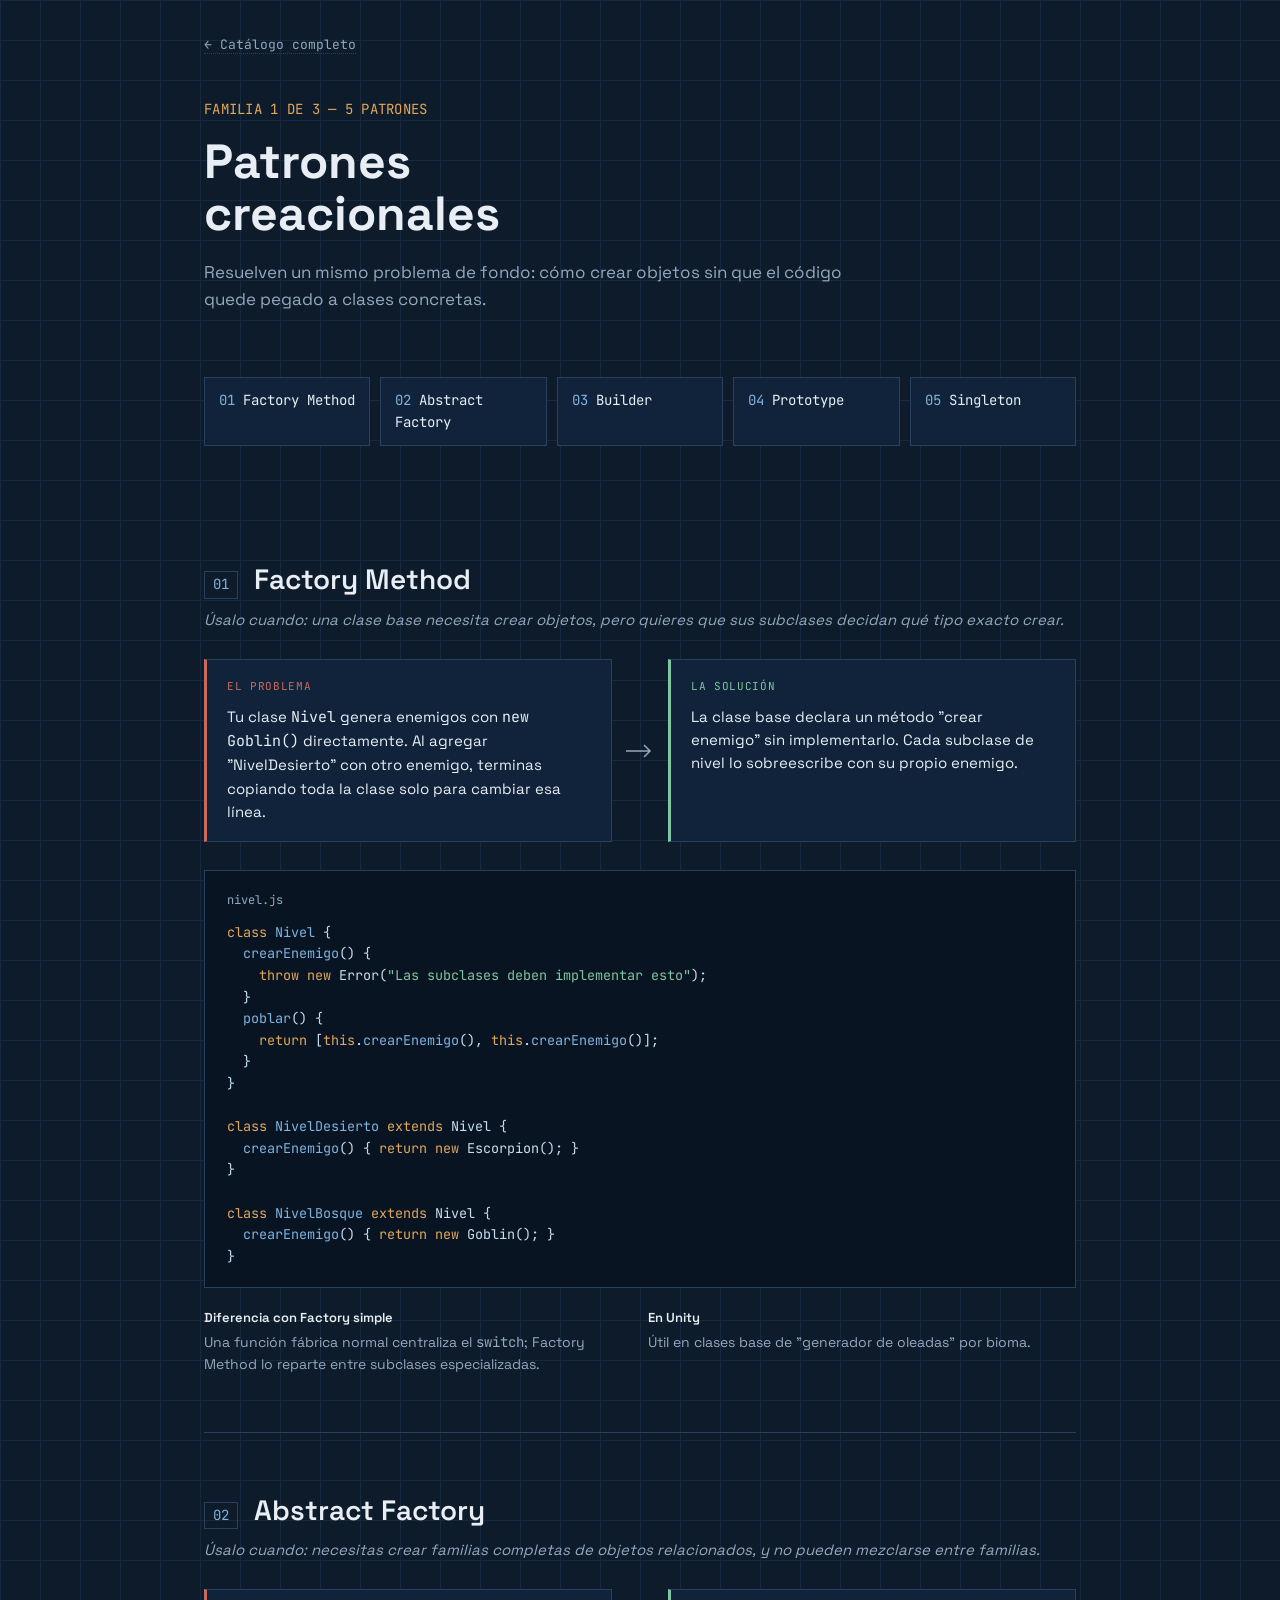
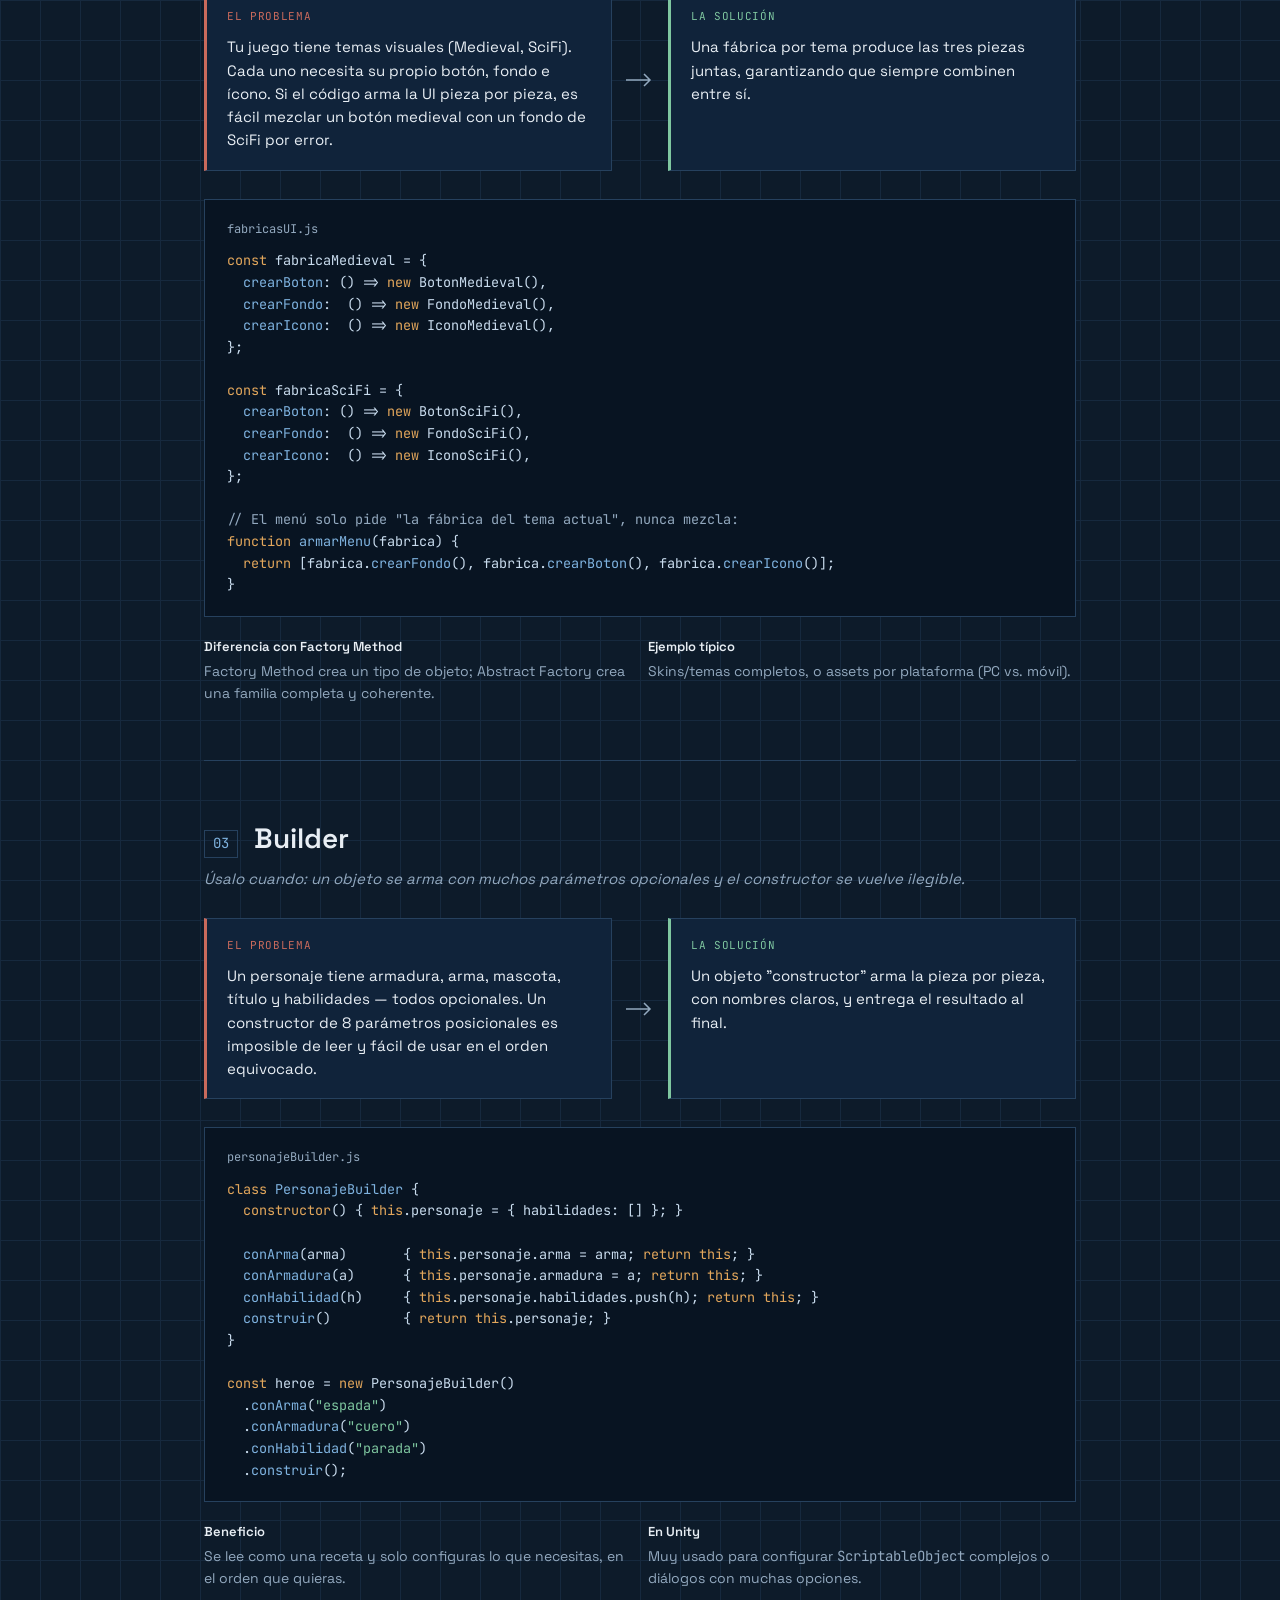
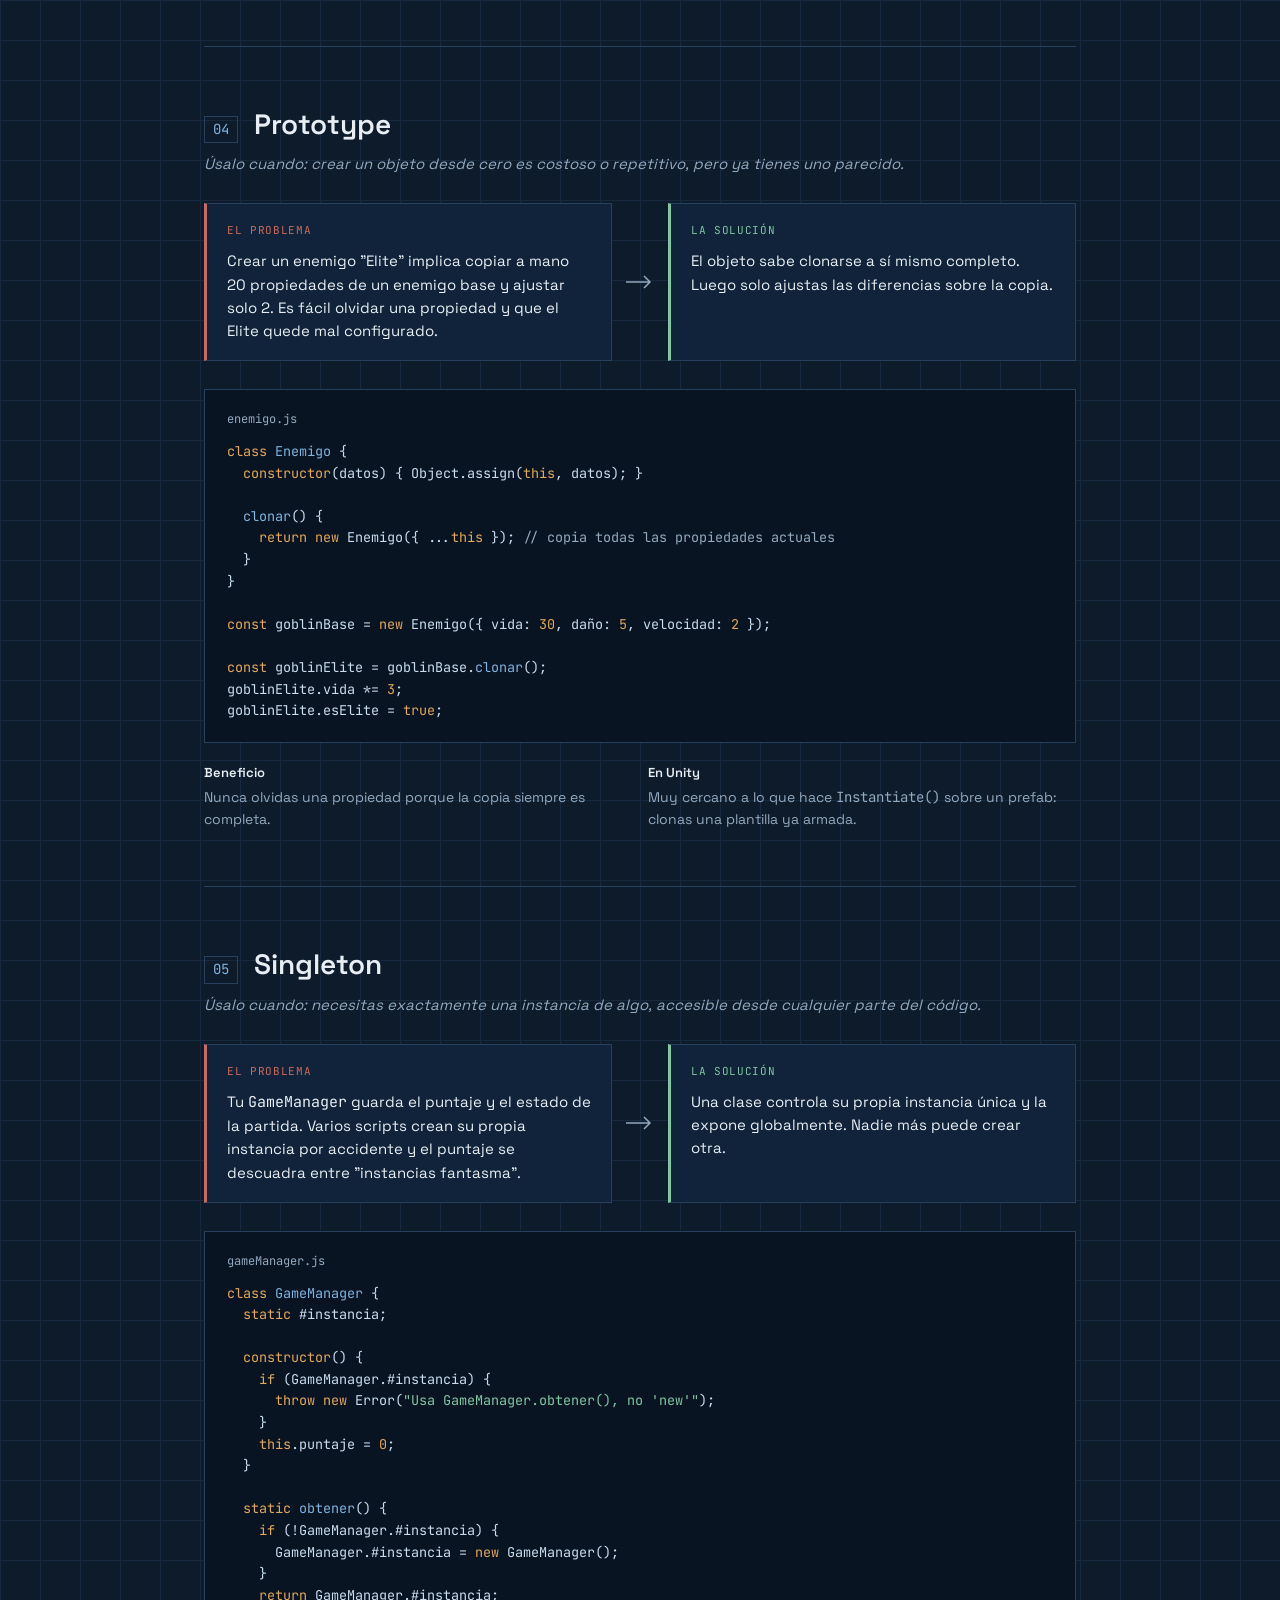
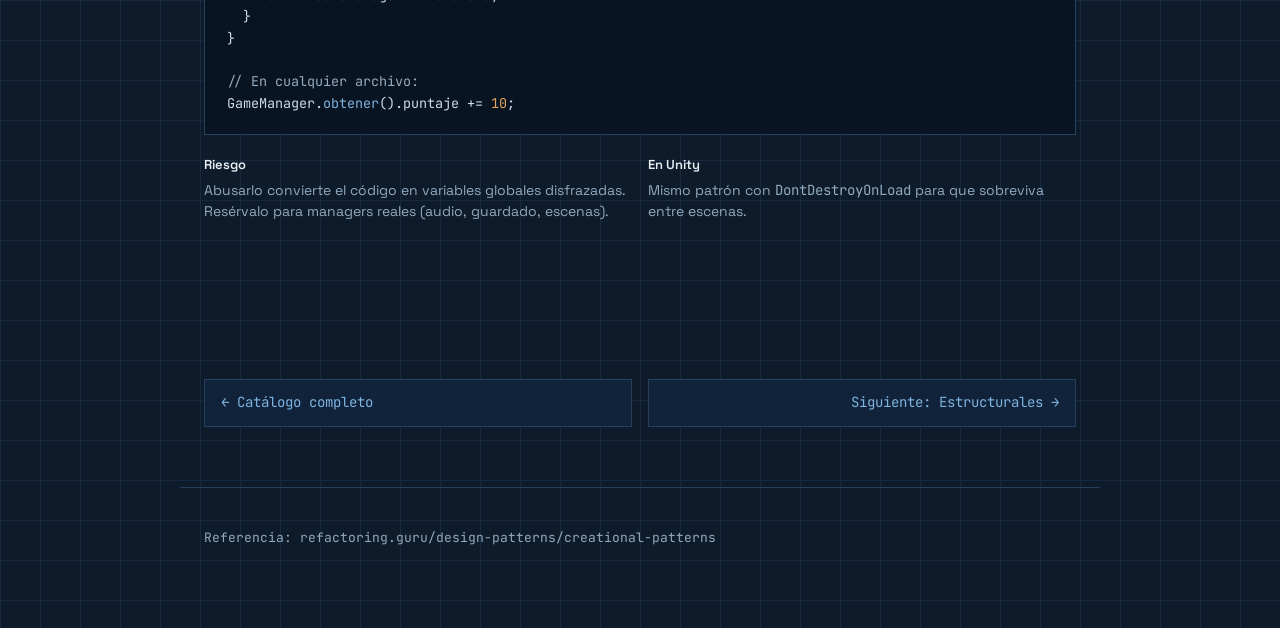
<file: patrones-creacionales.html>
<!DOCTYPE html>
<html lang="es">
<head>
<meta charset="UTF-8">
<meta name="viewport" content="width=device-width, initial-scale=1.0">
<title>Patrones creacionales</title>
<link rel="preconnect" href="https://fonts.googleapis.com">
<link href="https://fonts.googleapis.com/css2?family=Space+Grotesk:wght@400;500;600;700&family=JetBrains+Mono:wght@400;500;600&display=swap" rel="stylesheet">
<link rel="stylesheet" href="patrones-styles.css">
</head>
<body>

<div class="crumb"><a href="patrones-index.html">← Catálogo completo</a></div>

<header>
  <span class="kicker">FAMILIA 1 DE 3 — 5 PATRONES</span>
  <h1>Patrones creacionales</h1>
  <p>Resuelven un mismo problema de fondo: cómo crear objetos sin que el código quede pegado a clases concretas.</p>
</header>

<nav class="toc">
  <a href="#factory-method"><span class="num">01</span>Factory Method</a>
  <a href="#abstract-factory"><span class="num">02</span>Abstract Factory</a>
  <a href="#builder"><span class="num">03</span>Builder</a>
  <a href="#prototype"><span class="num">04</span>Prototype</a>
  <a href="#singleton"><span class="num">05</span>Singleton</a>
</nav>

<main>

  <section class="pattern" id="factory-method">
    <div class="pattern-head">
      <span class="pattern-index">01</span>
      <h2>Factory Method</h2>
    </div>
    <p class="use-when">Úsalo cuando: una clase base necesita crear objetos, pero quieres que sus subclases decidan qué tipo exacto crear.</p>

    <div class="flow">
      <div class="flow-box problem">
        <span class="flow-label">El problema</span>
        <p>Tu clase <code>Nivel</code> genera enemigos con <code>new Goblin()</code> directamente. Al agregar "NivelDesierto" con otro enemigo, terminas copiando toda la clase solo para cambiar esa línea.</p>
      </div>
      <div class="flow-arrow"><svg viewBox="0 0 28 14"><path d="M0 7 H24 M18 1 L24 7 L18 13" stroke="currentColor" stroke-width="1.5" fill="none"/></svg></div>
      <div class="flow-box solution">
        <span class="flow-label">La solución</span>
        <p>La clase base declara un método "crear enemigo" sin implementarlo. Cada subclase de nivel lo sobreescribe con su propio enemigo.</p>
      </div>
    </div>

    <div class="code-block">
      <span class="file">nivel.js</span>
      <pre><span class="tok-kw">class</span> <span class="tok-fn">Nivel</span> {
  <span class="tok-fn">crearEnemigo</span>() {
    <span class="tok-kw">throw new</span> Error(<span class="tok-str">"Las subclases deben implementar esto"</span>);
  }
  <span class="tok-fn">poblar</span>() {
    <span class="tok-kw">return</span> [<span class="tok-kw">this</span>.<span class="tok-fn">crearEnemigo</span>(), <span class="tok-kw">this</span>.<span class="tok-fn">crearEnemigo</span>()];
  }
}

<span class="tok-kw">class</span> <span class="tok-fn">NivelDesierto</span> <span class="tok-kw">extends</span> Nivel {
  <span class="tok-fn">crearEnemigo</span>() { <span class="tok-kw">return new</span> Escorpion(); }
}

<span class="tok-kw">class</span> <span class="tok-fn">NivelBosque</span> <span class="tok-kw">extends</span> Nivel {
  <span class="tok-fn">crearEnemigo</span>() { <span class="tok-kw">return new</span> Goblin(); }
}</pre>
    </div>

    <div class="notes">
      <div><strong>Diferencia con Factory simple</strong>Una función fábrica normal centraliza el <code>switch</code>; Factory Method lo reparte entre subclases especializadas.</div>
      <div><strong>En Unity</strong>Útil en clases base de "generador de oleadas" por bioma.</div>
    </div>
  </section>

  <section class="pattern" id="abstract-factory">
    <div class="pattern-head">
      <span class="pattern-index">02</span>
      <h2>Abstract Factory</h2>
    </div>
    <p class="use-when">Úsalo cuando: necesitas crear familias completas de objetos relacionados, y no pueden mezclarse entre familias.</p>

    <div class="flow">
      <div class="flow-box problem">
        <span class="flow-label">El problema</span>
        <p>Tu juego tiene temas visuales (Medieval, SciFi). Cada uno necesita su propio botón, fondo e ícono. Si el código arma la UI pieza por pieza, es fácil mezclar un botón medieval con un fondo de SciFi por error.</p>
      </div>
      <div class="flow-arrow"><svg viewBox="0 0 28 14"><path d="M0 7 H24 M18 1 L24 7 L18 13" stroke="currentColor" stroke-width="1.5" fill="none"/></svg></div>
      <div class="flow-box solution">
        <span class="flow-label">La solución</span>
        <p>Una fábrica por tema produce las tres piezas juntas, garantizando que siempre combinen entre sí.</p>
      </div>
    </div>

    <div class="code-block">
      <span class="file">fabricasUI.js</span>
      <pre><span class="tok-kw">const</span> fabricaMedieval = {
  <span class="tok-fn">crearBoton</span>: () => <span class="tok-kw">new</span> BotonMedieval(),
  <span class="tok-fn">crearFondo</span>:  () => <span class="tok-kw">new</span> FondoMedieval(),
  <span class="tok-fn">crearIcono</span>:  () => <span class="tok-kw">new</span> IconoMedieval(),
};

<span class="tok-kw">const</span> fabricaSciFi = {
  <span class="tok-fn">crearBoton</span>: () => <span class="tok-kw">new</span> BotonSciFi(),
  <span class="tok-fn">crearFondo</span>:  () => <span class="tok-kw">new</span> FondoSciFi(),
  <span class="tok-fn">crearIcono</span>:  () => <span class="tok-kw">new</span> IconoSciFi(),
};

<span class="tok-com">// El menú solo pide "la fábrica del tema actual", nunca mezcla:</span>
<span class="tok-kw">function</span> <span class="tok-fn">armarMenu</span>(fabrica) {
  <span class="tok-kw">return</span> [fabrica.<span class="tok-fn">crearFondo</span>(), fabrica.<span class="tok-fn">crearBoton</span>(), fabrica.<span class="tok-fn">crearIcono</span>()];
}</pre>
    </div>

    <div class="notes">
      <div><strong>Diferencia con Factory Method</strong>Factory Method crea un tipo de objeto; Abstract Factory crea una familia completa y coherente.</div>
      <div><strong>Ejemplo típico</strong>Skins/temas completos, o assets por plataforma (PC vs. móvil).</div>
    </div>
  </section>

  <section class="pattern" id="builder">
    <div class="pattern-head">
      <span class="pattern-index">03</span>
      <h2>Builder</h2>
    </div>
    <p class="use-when">Úsalo cuando: un objeto se arma con muchos parámetros opcionales y el constructor se vuelve ilegible.</p>

    <div class="flow">
      <div class="flow-box problem">
        <span class="flow-label">El problema</span>
        <p>Un personaje tiene armadura, arma, mascota, título y habilidades — todos opcionales. Un constructor de 8 parámetros posicionales es imposible de leer y fácil de usar en el orden equivocado.</p>
      </div>
      <div class="flow-arrow"><svg viewBox="0 0 28 14"><path d="M0 7 H24 M18 1 L24 7 L18 13" stroke="currentColor" stroke-width="1.5" fill="none"/></svg></div>
      <div class="flow-box solution">
        <span class="flow-label">La solución</span>
        <p>Un objeto "constructor" arma la pieza por pieza, con nombres claros, y entrega el resultado al final.</p>
      </div>
    </div>

    <div class="code-block">
      <span class="file">personajeBuilder.js</span>
      <pre><span class="tok-kw">class</span> <span class="tok-fn">PersonajeBuilder</span> {
  <span class="tok-kw">constructor</span>() { <span class="tok-kw">this</span>.personaje = { habilidades: [] }; }

  <span class="tok-fn">conArma</span>(arma)       { <span class="tok-kw">this</span>.personaje.arma = arma; <span class="tok-kw">return this</span>; }
  <span class="tok-fn">conArmadura</span>(a)      { <span class="tok-kw">this</span>.personaje.armadura = a; <span class="tok-kw">return this</span>; }
  <span class="tok-fn">conHabilidad</span>(h)     { <span class="tok-kw">this</span>.personaje.habilidades.push(h); <span class="tok-kw">return this</span>; }
  <span class="tok-fn">construir</span>()         { <span class="tok-kw">return this</span>.personaje; }
}

<span class="tok-kw">const</span> heroe = <span class="tok-kw">new</span> PersonajeBuilder()
  .<span class="tok-fn">conArma</span>(<span class="tok-str">"espada"</span>)
  .<span class="tok-fn">conArmadura</span>(<span class="tok-str">"cuero"</span>)
  .<span class="tok-fn">conHabilidad</span>(<span class="tok-str">"parada"</span>)
  .<span class="tok-fn">construir</span>();</pre>
    </div>

    <div class="notes">
      <div><strong>Beneficio</strong>Se lee como una receta y solo configuras lo que necesitas, en el orden que quieras.</div>
      <div><strong>En Unity</strong>Muy usado para configurar <code>ScriptableObject</code> complejos o diálogos con muchas opciones.</div>
    </div>
  </section>

  <section class="pattern" id="prototype">
    <div class="pattern-head">
      <span class="pattern-index">04</span>
      <h2>Prototype</h2>
    </div>
    <p class="use-when">Úsalo cuando: crear un objeto desde cero es costoso o repetitivo, pero ya tienes uno parecido.</p>

    <div class="flow">
      <div class="flow-box problem">
        <span class="flow-label">El problema</span>
        <p>Crear un enemigo "Elite" implica copiar a mano 20 propiedades de un enemigo base y ajustar solo 2. Es fácil olvidar una propiedad y que el Elite quede mal configurado.</p>
      </div>
      <div class="flow-arrow"><svg viewBox="0 0 28 14"><path d="M0 7 H24 M18 1 L24 7 L18 13" stroke="currentColor" stroke-width="1.5" fill="none"/></svg></div>
      <div class="flow-box solution">
        <span class="flow-label">La solución</span>
        <p>El objeto sabe clonarse a sí mismo completo. Luego solo ajustas las diferencias sobre la copia.</p>
      </div>
    </div>

    <div class="code-block">
      <span class="file">enemigo.js</span>
      <pre><span class="tok-kw">class</span> <span class="tok-fn">Enemigo</span> {
  <span class="tok-kw">constructor</span>(datos) { Object.assign(<span class="tok-kw">this</span>, datos); }

  <span class="tok-fn">clonar</span>() {
    <span class="tok-kw">return new</span> Enemigo({ ...<span class="tok-kw">this</span> }); <span class="tok-com">// copia todas las propiedades actuales</span>
  }
}

<span class="tok-kw">const</span> goblinBase = <span class="tok-kw">new</span> Enemigo({ vida: <span class="tok-kw">30</span>, daño: <span class="tok-kw">5</span>, velocidad: <span class="tok-kw">2</span> });

<span class="tok-kw">const</span> goblinElite = goblinBase.<span class="tok-fn">clonar</span>();
goblinElite.vida *= <span class="tok-kw">3</span>;
goblinElite.esElite = <span class="tok-kw">true</span>;</pre>
    </div>

    <div class="notes">
      <div><strong>Beneficio</strong>Nunca olvidas una propiedad porque la copia siempre es completa.</div>
      <div><strong>En Unity</strong>Muy cercano a lo que hace <code>Instantiate()</code> sobre un prefab: clonas una plantilla ya armada.</div>
    </div>
  </section>

  <section class="pattern" id="singleton">
    <div class="pattern-head">
      <span class="pattern-index">05</span>
      <h2>Singleton</h2>
    </div>
    <p class="use-when">Úsalo cuando: necesitas exactamente una instancia de algo, accesible desde cualquier parte del código.</p>

    <div class="flow">
      <div class="flow-box problem">
        <span class="flow-label">El problema</span>
        <p>Tu <code>GameManager</code> guarda el puntaje y el estado de la partida. Varios scripts crean su propia instancia por accidente y el puntaje se descuadra entre "instancias fantasma".</p>
      </div>
      <div class="flow-arrow"><svg viewBox="0 0 28 14"><path d="M0 7 H24 M18 1 L24 7 L18 13" stroke="currentColor" stroke-width="1.5" fill="none"/></svg></div>
      <div class="flow-box solution">
        <span class="flow-label">La solución</span>
        <p>Una clase controla su propia instancia única y la expone globalmente. Nadie más puede crear otra.</p>
      </div>
    </div>

    <div class="code-block">
      <span class="file">gameManager.js</span>
      <pre><span class="tok-kw">class</span> <span class="tok-fn">GameManager</span> {
  <span class="tok-kw">static</span> #instancia;

  <span class="tok-kw">constructor</span>() {
    <span class="tok-kw">if</span> (GameManager.#instancia) {
      <span class="tok-kw">throw new</span> Error(<span class="tok-str">"Usa GameManager.obtener(), no 'new'"</span>);
    }
    <span class="tok-kw">this</span>.puntaje = <span class="tok-kw">0</span>;
  }

  <span class="tok-kw">static</span> <span class="tok-fn">obtener</span>() {
    <span class="tok-kw">if</span> (!GameManager.#instancia) {
      GameManager.#instancia = <span class="tok-kw">new</span> GameManager();
    }
    <span class="tok-kw">return</span> GameManager.#instancia;
  }
}

<span class="tok-com">// En cualquier archivo:</span>
GameManager.<span class="tok-fn">obtener</span>().puntaje += <span class="tok-kw">10</span>;</pre>
    </div>

    <div class="notes">
      <div><strong>Riesgo</strong>Abusarlo convierte el código en variables globales disfrazadas. Resérvalo para managers reales (audio, guardado, escenas).</div>
      <div><strong>En Unity</strong>Mismo patrón con <code>DontDestroyOnLoad</code> para que sobreviva entre escenas.</div>
    </div>
  </section>

</main>

<div class="pager">
  <a href="patrones-index.html">← Catálogo completo</a>
  <a class="next" href="patrones-estructurales.html">Siguiente: Estructurales →</a>
</div>

<footer>
  Referencia: refactoring.guru/design-patterns/creational-patterns
</footer>

</body>
</html>
</file>
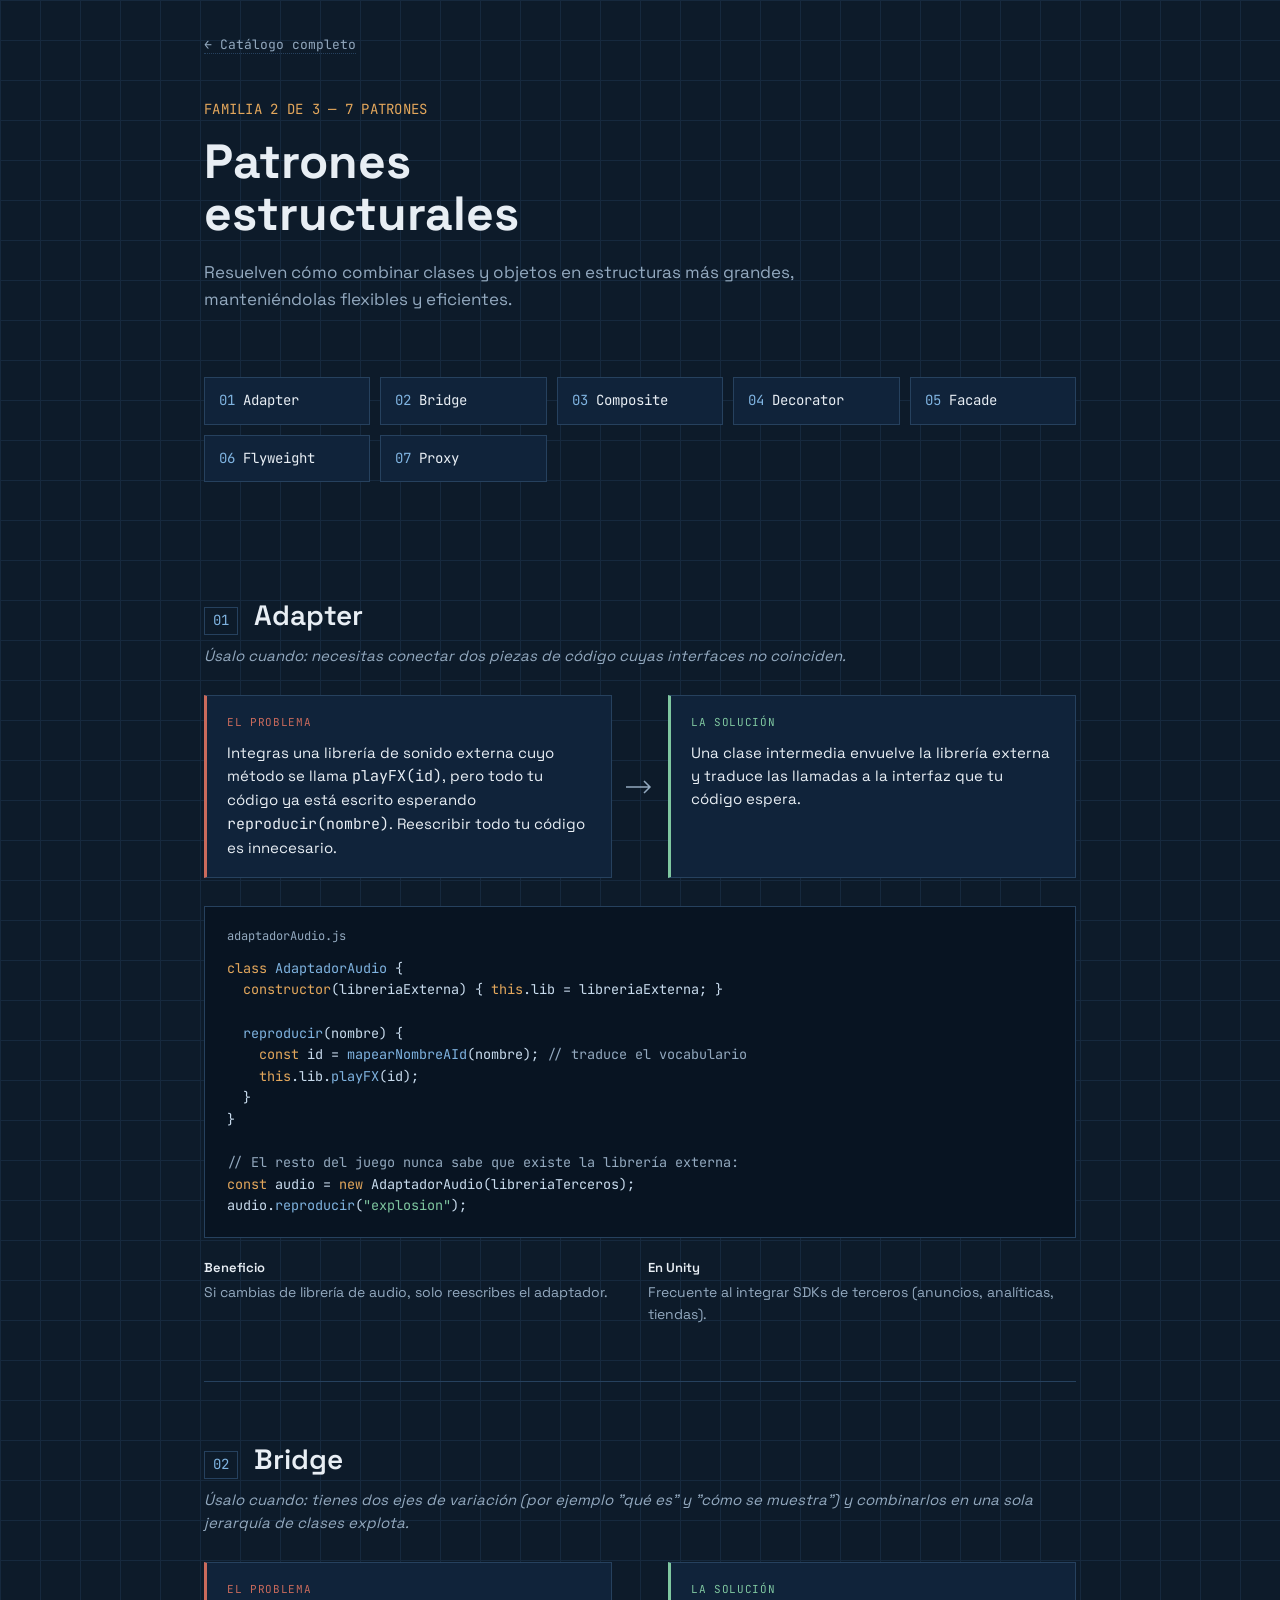
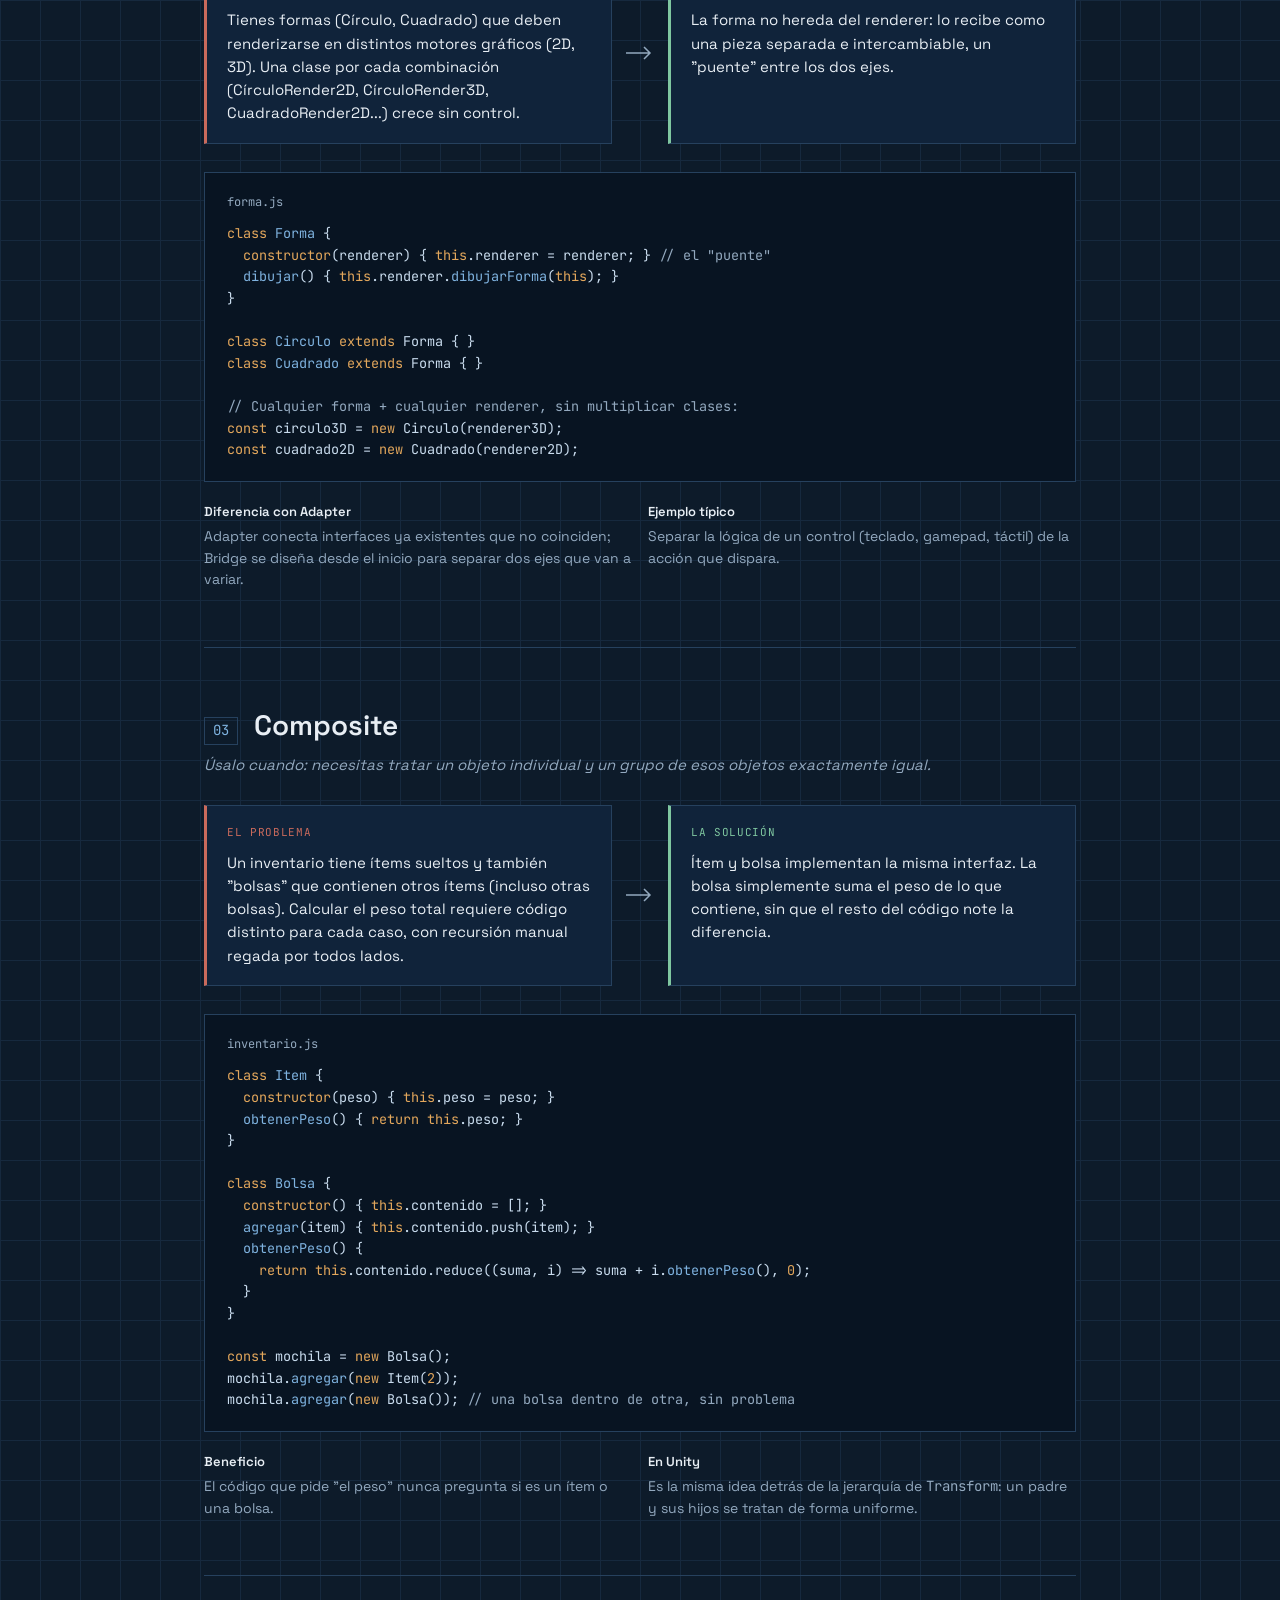
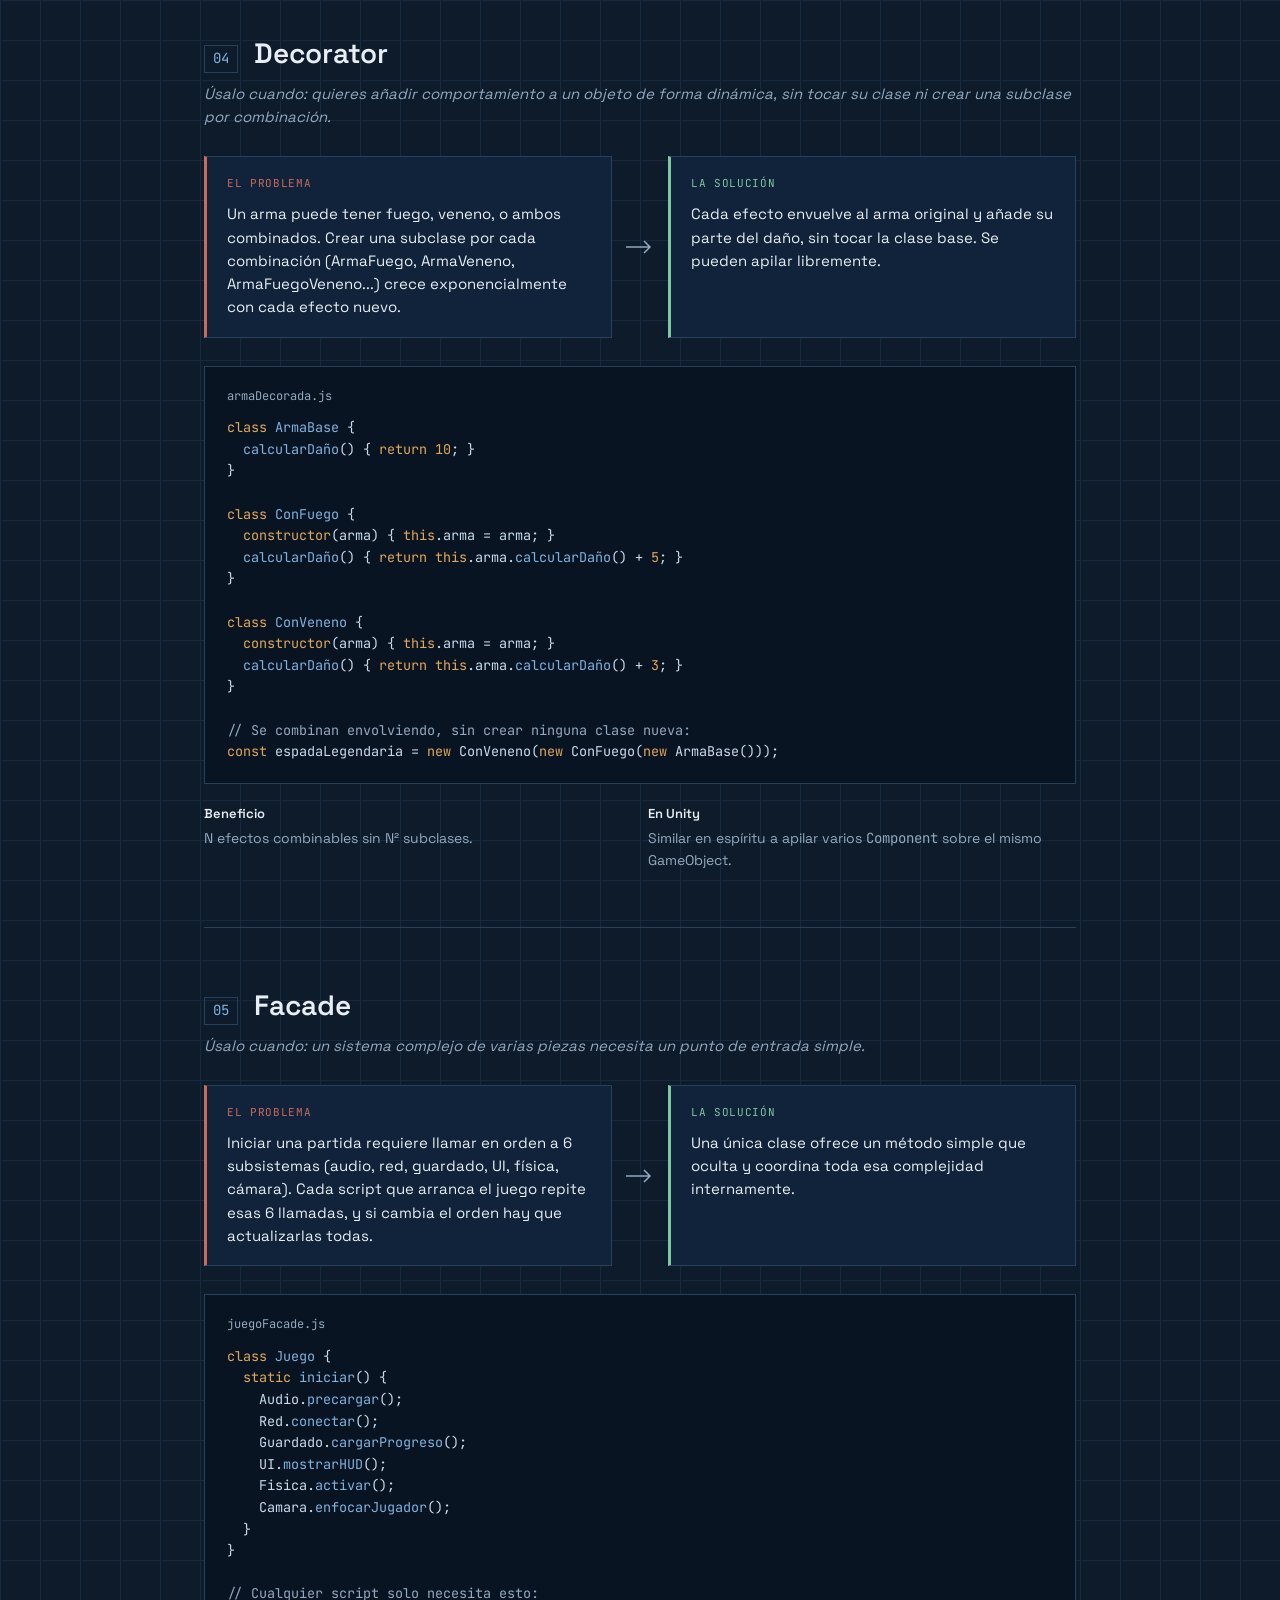
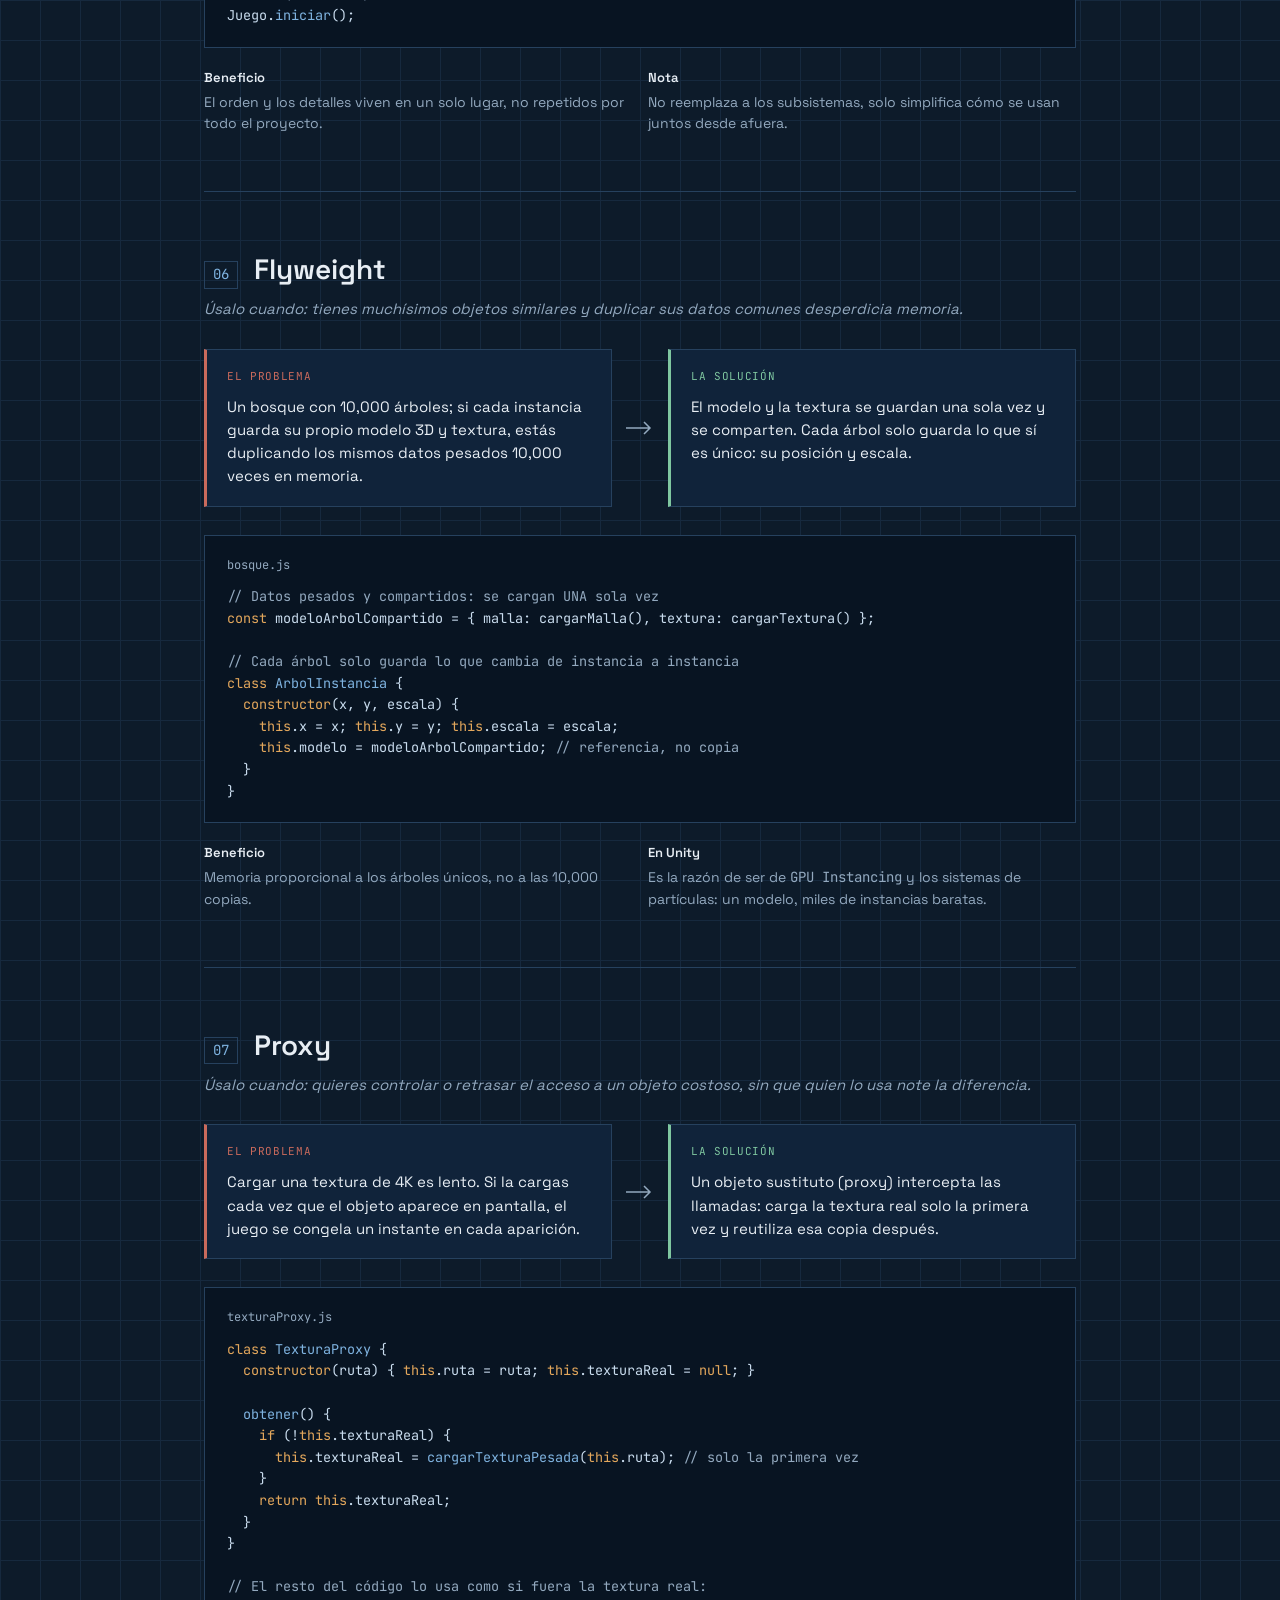
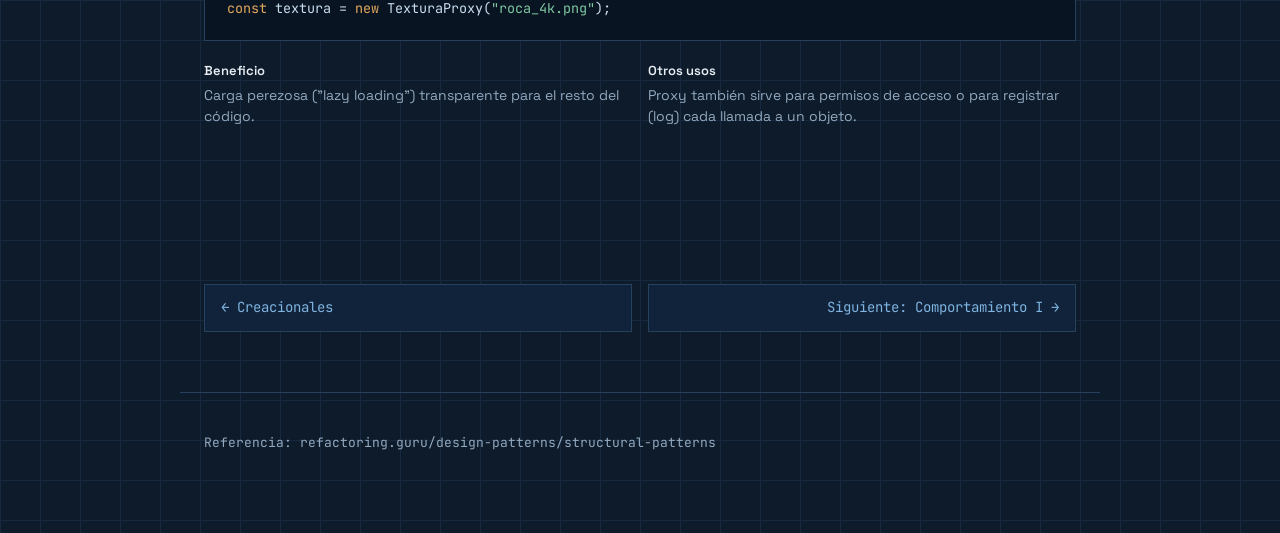
<file: patrones-estructurales.html>
<!DOCTYPE html>
<html lang="es">
<head>
<meta charset="UTF-8">
<meta name="viewport" content="width=device-width, initial-scale=1.0">
<title>Patrones estructurales</title>
<link rel="preconnect" href="https://fonts.googleapis.com">
<link href="https://fonts.googleapis.com/css2?family=Space+Grotesk:wght@400;500;600;700&family=JetBrains+Mono:wght@400;500;600&display=swap" rel="stylesheet">
<link rel="stylesheet" href="patrones-styles.css">
</head>
<body>

<div class="crumb"><a href="patrones-index.html">← Catálogo completo</a></div>

<header>
  <span class="kicker">FAMILIA 2 DE 3 — 7 PATRONES</span>
  <h1>Patrones estructurales</h1>
  <p>Resuelven cómo combinar clases y objetos en estructuras más grandes, manteniéndolas flexibles y eficientes.</p>
</header>

<nav class="toc">
  <a href="#adapter"><span class="num">01</span>Adapter</a>
  <a href="#bridge"><span class="num">02</span>Bridge</a>
  <a href="#composite"><span class="num">03</span>Composite</a>
  <a href="#decorator"><span class="num">04</span>Decorator</a>
  <a href="#facade"><span class="num">05</span>Facade</a>
  <a href="#flyweight"><span class="num">06</span>Flyweight</a>
  <a href="#proxy"><span class="num">07</span>Proxy</a>
</nav>

<main>

  <section class="pattern" id="adapter">
    <div class="pattern-head">
      <span class="pattern-index">01</span>
      <h2>Adapter</h2>
    </div>
    <p class="use-when">Úsalo cuando: necesitas conectar dos piezas de código cuyas interfaces no coinciden.</p>

    <div class="flow">
      <div class="flow-box problem">
        <span class="flow-label">El problema</span>
        <p>Integras una librería de sonido externa cuyo método se llama <code>playFX(id)</code>, pero todo tu código ya está escrito esperando <code>reproducir(nombre)</code>. Reescribir todo tu código es innecesario.</p>
      </div>
      <div class="flow-arrow"><svg viewBox="0 0 28 14"><path d="M0 7 H24 M18 1 L24 7 L18 13" stroke="currentColor" stroke-width="1.5" fill="none"/></svg></div>
      <div class="flow-box solution">
        <span class="flow-label">La solución</span>
        <p>Una clase intermedia envuelve la librería externa y traduce las llamadas a la interfaz que tu código espera.</p>
      </div>
    </div>

    <div class="code-block">
      <span class="file">adaptadorAudio.js</span>
      <pre><span class="tok-kw">class</span> <span class="tok-fn">AdaptadorAudio</span> {
  <span class="tok-kw">constructor</span>(libreriaExterna) { <span class="tok-kw">this</span>.lib = libreriaExterna; }

  <span class="tok-fn">reproducir</span>(nombre) {
    <span class="tok-kw">const</span> id = <span class="tok-fn">mapearNombreAId</span>(nombre); <span class="tok-com">// traduce el vocabulario</span>
    <span class="tok-kw">this</span>.lib.<span class="tok-fn">playFX</span>(id);
  }
}

<span class="tok-com">// El resto del juego nunca sabe que existe la librería externa:</span>
<span class="tok-kw">const</span> audio = <span class="tok-kw">new</span> AdaptadorAudio(libreriaTerceros);
audio.<span class="tok-fn">reproducir</span>(<span class="tok-str">"explosion"</span>);</pre>
    </div>

    <div class="notes">
      <div><strong>Beneficio</strong>Si cambias de librería de audio, solo reescribes el adaptador.</div>
      <div><strong>En Unity</strong>Frecuente al integrar SDKs de terceros (anuncios, analíticas, tiendas).</div>
    </div>
  </section>

  <section class="pattern" id="bridge">
    <div class="pattern-head">
      <span class="pattern-index">02</span>
      <h2>Bridge</h2>
    </div>
    <p class="use-when">Úsalo cuando: tienes dos ejes de variación (por ejemplo "qué es" y "cómo se muestra") y combinarlos en una sola jerarquía de clases explota.</p>

    <div class="flow">
      <div class="flow-box problem">
        <span class="flow-label">El problema</span>
        <p>Tienes formas (Círculo, Cuadrado) que deben renderizarse en distintos motores gráficos (2D, 3D). Una clase por cada combinación (CírculoRender2D, CírculoRender3D, CuadradoRender2D...) crece sin control.</p>
      </div>
      <div class="flow-arrow"><svg viewBox="0 0 28 14"><path d="M0 7 H24 M18 1 L24 7 L18 13" stroke="currentColor" stroke-width="1.5" fill="none"/></svg></div>
      <div class="flow-box solution">
        <span class="flow-label">La solución</span>
        <p>La forma no hereda del renderer: lo recibe como una pieza separada e intercambiable, un "puente" entre los dos ejes.</p>
      </div>
    </div>

    <div class="code-block">
      <span class="file">forma.js</span>
      <pre><span class="tok-kw">class</span> <span class="tok-fn">Forma</span> {
  <span class="tok-kw">constructor</span>(renderer) { <span class="tok-kw">this</span>.renderer = renderer; } <span class="tok-com">// el "puente"</span>
  <span class="tok-fn">dibujar</span>() { <span class="tok-kw">this</span>.renderer.<span class="tok-fn">dibujarForma</span>(<span class="tok-kw">this</span>); }
}

<span class="tok-kw">class</span> <span class="tok-fn">Circulo</span> <span class="tok-kw">extends</span> Forma { }
<span class="tok-kw">class</span> <span class="tok-fn">Cuadrado</span> <span class="tok-kw">extends</span> Forma { }

<span class="tok-com">// Cualquier forma + cualquier renderer, sin multiplicar clases:</span>
<span class="tok-kw">const</span> circulo3D = <span class="tok-kw">new</span> Circulo(renderer3D);
<span class="tok-kw">const</span> cuadrado2D = <span class="tok-kw">new</span> Cuadrado(renderer2D);</pre>
    </div>

    <div class="notes">
      <div><strong>Diferencia con Adapter</strong>Adapter conecta interfaces ya existentes que no coinciden; Bridge se diseña desde el inicio para separar dos ejes que van a variar.</div>
      <div><strong>Ejemplo típico</strong>Separar la lógica de un control (teclado, gamepad, táctil) de la acción que dispara.</div>
    </div>
  </section>

  <section class="pattern" id="composite">
    <div class="pattern-head">
      <span class="pattern-index">03</span>
      <h2>Composite</h2>
    </div>
    <p class="use-when">Úsalo cuando: necesitas tratar un objeto individual y un grupo de esos objetos exactamente igual.</p>

    <div class="flow">
      <div class="flow-box problem">
        <span class="flow-label">El problema</span>
        <p>Un inventario tiene ítems sueltos y también "bolsas" que contienen otros ítems (incluso otras bolsas). Calcular el peso total requiere código distinto para cada caso, con recursión manual regada por todos lados.</p>
      </div>
      <div class="flow-arrow"><svg viewBox="0 0 28 14"><path d="M0 7 H24 M18 1 L24 7 L18 13" stroke="currentColor" stroke-width="1.5" fill="none"/></svg></div>
      <div class="flow-box solution">
        <span class="flow-label">La solución</span>
        <p>Ítem y bolsa implementan la misma interfaz. La bolsa simplemente suma el peso de lo que contiene, sin que el resto del código note la diferencia.</p>
      </div>
    </div>

    <div class="code-block">
      <span class="file">inventario.js</span>
      <pre><span class="tok-kw">class</span> <span class="tok-fn">Item</span> {
  <span class="tok-kw">constructor</span>(peso) { <span class="tok-kw">this</span>.peso = peso; }
  <span class="tok-fn">obtenerPeso</span>() { <span class="tok-kw">return this</span>.peso; }
}

<span class="tok-kw">class</span> <span class="tok-fn">Bolsa</span> {
  <span class="tok-kw">constructor</span>() { <span class="tok-kw">this</span>.contenido = []; }
  <span class="tok-fn">agregar</span>(item) { <span class="tok-kw">this</span>.contenido.push(item); }
  <span class="tok-fn">obtenerPeso</span>() {
    <span class="tok-kw">return this</span>.contenido.reduce((suma, i) => suma + i.<span class="tok-fn">obtenerPeso</span>(), <span class="tok-kw">0</span>);
  }
}

<span class="tok-kw">const</span> mochila = <span class="tok-kw">new</span> Bolsa();
mochila.<span class="tok-fn">agregar</span>(<span class="tok-kw">new</span> Item(<span class="tok-kw">2</span>));
mochila.<span class="tok-fn">agregar</span>(<span class="tok-kw">new</span> Bolsa()); <span class="tok-com">// una bolsa dentro de otra, sin problema</span></pre>
    </div>

    <div class="notes">
      <div><strong>Beneficio</strong>El código que pide "el peso" nunca pregunta si es un ítem o una bolsa.</div>
      <div><strong>En Unity</strong>Es la misma idea detrás de la jerarquía de <code>Transform</code>: un padre y sus hijos se tratan de forma uniforme.</div>
    </div>
  </section>

  <section class="pattern" id="decorator">
    <div class="pattern-head">
      <span class="pattern-index">04</span>
      <h2>Decorator</h2>
    </div>
    <p class="use-when">Úsalo cuando: quieres añadir comportamiento a un objeto de forma dinámica, sin tocar su clase ni crear una subclase por combinación.</p>

    <div class="flow">
      <div class="flow-box problem">
        <span class="flow-label">El problema</span>
        <p>Un arma puede tener fuego, veneno, o ambos combinados. Crear una subclase por cada combinación (ArmaFuego, ArmaVeneno, ArmaFuegoVeneno...) crece exponencialmente con cada efecto nuevo.</p>
      </div>
      <div class="flow-arrow"><svg viewBox="0 0 28 14"><path d="M0 7 H24 M18 1 L24 7 L18 13" stroke="currentColor" stroke-width="1.5" fill="none"/></svg></div>
      <div class="flow-box solution">
        <span class="flow-label">La solución</span>
        <p>Cada efecto envuelve al arma original y añade su parte del daño, sin tocar la clase base. Se pueden apilar libremente.</p>
      </div>
    </div>

    <div class="code-block">
      <span class="file">armaDecorada.js</span>
      <pre><span class="tok-kw">class</span> <span class="tok-fn">ArmaBase</span> {
  <span class="tok-fn">calcularDaño</span>() { <span class="tok-kw">return</span> <span class="tok-kw">10</span>; }
}

<span class="tok-kw">class</span> <span class="tok-fn">ConFuego</span> {
  <span class="tok-kw">constructor</span>(arma) { <span class="tok-kw">this</span>.arma = arma; }
  <span class="tok-fn">calcularDaño</span>() { <span class="tok-kw">return this</span>.arma.<span class="tok-fn">calcularDaño</span>() + <span class="tok-kw">5</span>; }
}

<span class="tok-kw">class</span> <span class="tok-fn">ConVeneno</span> {
  <span class="tok-kw">constructor</span>(arma) { <span class="tok-kw">this</span>.arma = arma; }
  <span class="tok-fn">calcularDaño</span>() { <span class="tok-kw">return this</span>.arma.<span class="tok-fn">calcularDaño</span>() + <span class="tok-kw">3</span>; }
}

<span class="tok-com">// Se combinan envolviendo, sin crear ninguna clase nueva:</span>
<span class="tok-kw">const</span> espadaLegendaria = <span class="tok-kw">new</span> ConVeneno(<span class="tok-kw">new</span> ConFuego(<span class="tok-kw">new</span> ArmaBase()));</pre>
    </div>

    <div class="notes">
      <div><strong>Beneficio</strong>N efectos combinables sin N² subclases.</div>
      <div><strong>En Unity</strong>Similar en espíritu a apilar varios <code>Component</code> sobre el mismo GameObject.</div>
    </div>
  </section>

  <section class="pattern" id="facade">
    <div class="pattern-head">
      <span class="pattern-index">05</span>
      <h2>Facade</h2>
    </div>
    <p class="use-when">Úsalo cuando: un sistema complejo de varias piezas necesita un punto de entrada simple.</p>

    <div class="flow">
      <div class="flow-box problem">
        <span class="flow-label">El problema</span>
        <p>Iniciar una partida requiere llamar en orden a 6 subsistemas (audio, red, guardado, UI, física, cámara). Cada script que arranca el juego repite esas 6 llamadas, y si cambia el orden hay que actualizarlas todas.</p>
      </div>
      <div class="flow-arrow"><svg viewBox="0 0 28 14"><path d="M0 7 H24 M18 1 L24 7 L18 13" stroke="currentColor" stroke-width="1.5" fill="none"/></svg></div>
      <div class="flow-box solution">
        <span class="flow-label">La solución</span>
        <p>Una única clase ofrece un método simple que oculta y coordina toda esa complejidad internamente.</p>
      </div>
    </div>

    <div class="code-block">
      <span class="file">juegoFacade.js</span>
      <pre><span class="tok-kw">class</span> <span class="tok-fn">Juego</span> {
  <span class="tok-kw">static</span> <span class="tok-fn">iniciar</span>() {
    Audio.<span class="tok-fn">precargar</span>();
    Red.<span class="tok-fn">conectar</span>();
    Guardado.<span class="tok-fn">cargarProgreso</span>();
    UI.<span class="tok-fn">mostrarHUD</span>();
    Fisica.<span class="tok-fn">activar</span>();
    Camara.<span class="tok-fn">enfocarJugador</span>();
  }
}

<span class="tok-com">// Cualquier script solo necesita esto:</span>
Juego.<span class="tok-fn">iniciar</span>();</pre>
    </div>

    <div class="notes">
      <div><strong>Beneficio</strong>El orden y los detalles viven en un solo lugar, no repetidos por todo el proyecto.</div>
      <div><strong>Nota</strong>No reemplaza a los subsistemas, solo simplifica cómo se usan juntos desde afuera.</div>
    </div>
  </section>

  <section class="pattern" id="flyweight">
    <div class="pattern-head">
      <span class="pattern-index">06</span>
      <h2>Flyweight</h2>
    </div>
    <p class="use-when">Úsalo cuando: tienes muchísimos objetos similares y duplicar sus datos comunes desperdicia memoria.</p>

    <div class="flow">
      <div class="flow-box problem">
        <span class="flow-label">El problema</span>
        <p>Un bosque con 10,000 árboles; si cada instancia guarda su propio modelo 3D y textura, estás duplicando los mismos datos pesados 10,000 veces en memoria.</p>
      </div>
      <div class="flow-arrow"><svg viewBox="0 0 28 14"><path d="M0 7 H24 M18 1 L24 7 L18 13" stroke="currentColor" stroke-width="1.5" fill="none"/></svg></div>
      <div class="flow-box solution">
        <span class="flow-label">La solución</span>
        <p>El modelo y la textura se guardan una sola vez y se comparten. Cada árbol solo guarda lo que sí es único: su posición y escala.</p>
      </div>
    </div>

    <div class="code-block">
      <span class="file">bosque.js</span>
      <pre><span class="tok-com">// Datos pesados y compartidos: se cargan UNA sola vez</span>
<span class="tok-kw">const</span> modeloArbolCompartido = { malla: cargarMalla(), textura: cargarTextura() };

<span class="tok-com">// Cada árbol solo guarda lo que cambia de instancia a instancia</span>
<span class="tok-kw">class</span> <span class="tok-fn">ArbolInstancia</span> {
  <span class="tok-kw">constructor</span>(x, y, escala) {
    <span class="tok-kw">this</span>.x = x; <span class="tok-kw">this</span>.y = y; <span class="tok-kw">this</span>.escala = escala;
    <span class="tok-kw">this</span>.modelo = modeloArbolCompartido; <span class="tok-com">// referencia, no copia</span>
  }
}</pre>
    </div>

    <div class="notes">
      <div><strong>Beneficio</strong>Memoria proporcional a los árboles únicos, no a las 10,000 copias.</div>
      <div><strong>En Unity</strong>Es la razón de ser de <code>GPU Instancing</code> y los sistemas de partículas: un modelo, miles de instancias baratas.</div>
    </div>
  </section>

  <section class="pattern" id="proxy">
    <div class="pattern-head">
      <span class="pattern-index">07</span>
      <h2>Proxy</h2>
    </div>
    <p class="use-when">Úsalo cuando: quieres controlar o retrasar el acceso a un objeto costoso, sin que quien lo usa note la diferencia.</p>

    <div class="flow">
      <div class="flow-box problem">
        <span class="flow-label">El problema</span>
        <p>Cargar una textura de 4K es lento. Si la cargas cada vez que el objeto aparece en pantalla, el juego se congela un instante en cada aparición.</p>
      </div>
      <div class="flow-arrow"><svg viewBox="0 0 28 14"><path d="M0 7 H24 M18 1 L24 7 L18 13" stroke="currentColor" stroke-width="1.5" fill="none"/></svg></div>
      <div class="flow-box solution">
        <span class="flow-label">La solución</span>
        <p>Un objeto sustituto (proxy) intercepta las llamadas: carga la textura real solo la primera vez y reutiliza esa copia después.</p>
      </div>
    </div>

    <div class="code-block">
      <span class="file">texturaProxy.js</span>
      <pre><span class="tok-kw">class</span> <span class="tok-fn">TexturaProxy</span> {
  <span class="tok-kw">constructor</span>(ruta) { <span class="tok-kw">this</span>.ruta = ruta; <span class="tok-kw">this</span>.texturaReal = <span class="tok-kw">null</span>; }

  <span class="tok-fn">obtener</span>() {
    <span class="tok-kw">if</span> (!<span class="tok-kw">this</span>.texturaReal) {
      <span class="tok-kw">this</span>.texturaReal = <span class="tok-fn">cargarTexturaPesada</span>(<span class="tok-kw">this</span>.ruta); <span class="tok-com">// solo la primera vez</span>
    }
    <span class="tok-kw">return this</span>.texturaReal;
  }
}

<span class="tok-com">// El resto del código lo usa como si fuera la textura real:</span>
<span class="tok-kw">const</span> textura = <span class="tok-kw">new</span> TexturaProxy(<span class="tok-str">"roca_4k.png"</span>);</pre>
    </div>

    <div class="notes">
      <div><strong>Beneficio</strong>Carga perezosa ("lazy loading") transparente para el resto del código.</div>
      <div><strong>Otros usos</strong>Proxy también sirve para permisos de acceso o para registrar (log) cada llamada a un objeto.</div>
    </div>
  </section>

</main>

<div class="pager">
  <a href="patrones-creacionales.html">← Creacionales</a>
  <a class="next" href="patrones-comportamiento-1.html">Siguiente: Comportamiento I →</a>
</div>

<footer>
  Referencia: refactoring.guru/design-patterns/structural-patterns
</footer>

</body>
</html>
</file>
<file: patrones-styles.css>
:root{
  --bg: #0d1b2a;
  --bg-line: #16293e;
  --panel: #10233a;
  --ink: #e8eef4;
  --ink-dim: #93a9bf;
  --blue: #7fb3e0;
  --amber: #e3a75c;
  --amber-dim: #7a5a30;
  --border: #26415e;
  --good: #7fc7a0;
}
*{box-sizing:border-box;}
html{scroll-behavior:smooth;}
body{
  margin:0;
  background:
    linear-gradient(var(--bg-line) 1px, transparent 1px) 0 0/40px 40px,
    linear-gradient(90deg, var(--bg-line) 1px, transparent 1px) 0 0/40px 40px,
    var(--bg);
  color:var(--ink);
  font-family:'Space Grotesk', sans-serif;
  line-height:1.55;
}
code, .mono{ font-family:'JetBrains Mono', monospace; }

.crumb{
  max-width:920px;
  margin:0 auto;
  padding:32px 24px 0;
}
.crumb a{
  font-family:'JetBrains Mono', monospace;
  font-size:13px;
  color:var(--ink-dim);
  text-decoration:none;
  border-bottom:1px dotted var(--border);
}
.crumb a:hover{ color:var(--amber); border-color:var(--amber); }

header{
  padding:40px 24px 48px;
  max-width:920px;
  margin:0 auto;
}
.kicker{
  font-family:'JetBrains Mono', monospace;
  color:var(--amber);
  font-size:14px;
  letter-spacing:0.02em;
}
h1{
  font-size:clamp(30px,5vw,48px);
  line-height:1.1;
  margin:14px 0 18px;
  font-weight:700;
  max-width:16ch;
}
header p{
  color:var(--ink-dim);
  font-size:17px;
  max-width:62ch;
}

.toc{
  max-width:920px;
  margin:0 auto 56px;
  padding:0 24px;
  display:grid;
  grid-template-columns:repeat(auto-fit, minmax(150px,1fr));
  gap:10px;
}
.toc a{
  display:block;
  color:var(--ink);
  text-decoration:none;
  border:1px solid var(--border);
  background:var(--panel);
  padding:12px 14px;
  font-size:14px;
  font-family:'JetBrains Mono', monospace;
  transition:border-color .15s ease, color .15s ease;
}
.toc a:hover{ border-color:var(--amber); color:var(--amber); }
.toc .num{ color:var(--blue); margin-right:8px; }

.category-grid{
  max-width:920px;
  margin:0 auto 80px;
  padding:0 24px;
  display:grid;
  grid-template-columns:repeat(auto-fit, minmax(260px,1fr));
  gap:16px;
}
.category-card{
  display:block;
  text-decoration:none;
  border:1px solid var(--border);
  background:var(--panel);
  padding:26px 24px;
  transition:border-color .15s ease;
}
.category-card:hover{ border-color:var(--amber); }
.category-card .cat-count{
  font-family:'JetBrains Mono', monospace;
  font-size:12px;
  color:var(--blue);
  letter-spacing:0.04em;
}
.category-card h3{
  color:var(--ink);
  font-size:21px;
  margin:8px 0 10px;
}
.category-card p{
  color:var(--ink-dim);
  font-size:14px;
  margin:0 0 14px;
}
.category-card .cat-list{
  font-family:'JetBrains Mono', monospace;
  font-size:12.5px;
  color:var(--ink-dim);
  line-height:1.9;
}

main{
  max-width:920px;
  margin:0 auto;
  padding:0 24px 100px;
}

section.pattern{
  border-top:1px solid var(--border);
  padding:56px 0;
  scroll-margin-top:24px;
}
section.pattern:first-child{ border-top:none; }

.pattern-head{
  display:flex;
  align-items:baseline;
  gap:16px;
  margin-bottom:6px;
}
.pattern-index{
  font-family:'JetBrains Mono', monospace;
  color:var(--blue);
  font-size:14px;
  border:1px solid var(--border);
  padding:2px 8px;
}
.pattern-head h2{
  font-size:28px;
  margin:0;
  font-weight:600;
}
.use-when{
  color:var(--ink-dim);
  font-size:15px;
  margin:4px 0 28px;
  font-style:italic;
}

.flow{
  display:grid;
  grid-template-columns:1fr auto 1fr;
  gap:0;
  align-items:stretch;
  margin-bottom:28px;
}
.flow-box{
  border:1px solid var(--border);
  background:var(--panel);
  padding:18px 20px;
}
.flow-box.problem{ border-left:3px solid #c96a5c; }
.flow-box.solution{ border-left:3px solid var(--good); }
.flow-label{
  font-family:'JetBrains Mono', monospace;
  font-size:11px;
  letter-spacing:0.06em;
  text-transform:uppercase;
  display:block;
  margin-bottom:10px;
}
.flow-box.problem .flow-label{ color:#c96a5c; }
.flow-box.solution .flow-label{ color:var(--good); }
.flow-box p{ margin:0; font-size:15px; color:var(--ink); }
.flow-arrow{
  display:flex;
  align-items:center;
  justify-content:center;
  padding:0 14px;
  color:var(--ink-dim);
}
.flow-arrow svg{ width:28px; height:14px; }

@media (max-width: 640px){
  .flow{ grid-template-columns:1fr; }
  .flow-arrow{ padding:10px 0; transform:rotate(90deg); }
}

.code-block{
  background:#081422;
  border:1px solid var(--border);
  padding:20px 22px;
  overflow-x:auto;
  margin-bottom:20px;
}
.code-block .file{
  font-family:'JetBrains Mono', monospace;
  font-size:12px;
  color:var(--ink-dim);
  margin-bottom:12px;
  display:block;
}
.code-block pre{
  margin:0;
  font-family:'JetBrains Mono', monospace;
  font-size:13.5px;
  line-height:1.6;
  color:#c9dcee;
  white-space:pre;
}
.tok-kw{ color:var(--amber); }
.tok-str{ color:var(--good); }
.tok-com{ color:var(--ink-dim); }
.tok-fn{ color:var(--blue); }

.notes{
  display:grid;
  grid-template-columns:1fr 1fr;
  gap:16px;
}
@media (max-width:640px){ .notes{ grid-template-columns:1fr; } }
.notes div{
  font-size:14px;
  color:var(--ink-dim);
}
.notes strong{ color:var(--ink); font-weight:600; display:block; margin-bottom:4px; font-size:13px; }

.pager{
  max-width:920px;
  margin:0 auto;
  padding:0 24px 60px;
  display:flex;
  justify-content:space-between;
  gap:16px;
  font-family:'JetBrains Mono', monospace;
  font-size:14px;
}
.pager a{
  color:var(--blue);
  text-decoration:none;
  border:1px solid var(--border);
  padding:12px 16px;
  flex:1;
  background:var(--panel);
}
.pager a:hover{ border-color:var(--amber); color:var(--amber); }
.pager a.next{ text-align:right; }

footer{
  max-width:920px;
  margin:0 auto;
  padding:40px 24px 80px;
  color:var(--ink-dim);
  font-size:13px;
  border-top:1px solid var(--border);
  font-family:'JetBrains Mono', monospace;
}
</file>
